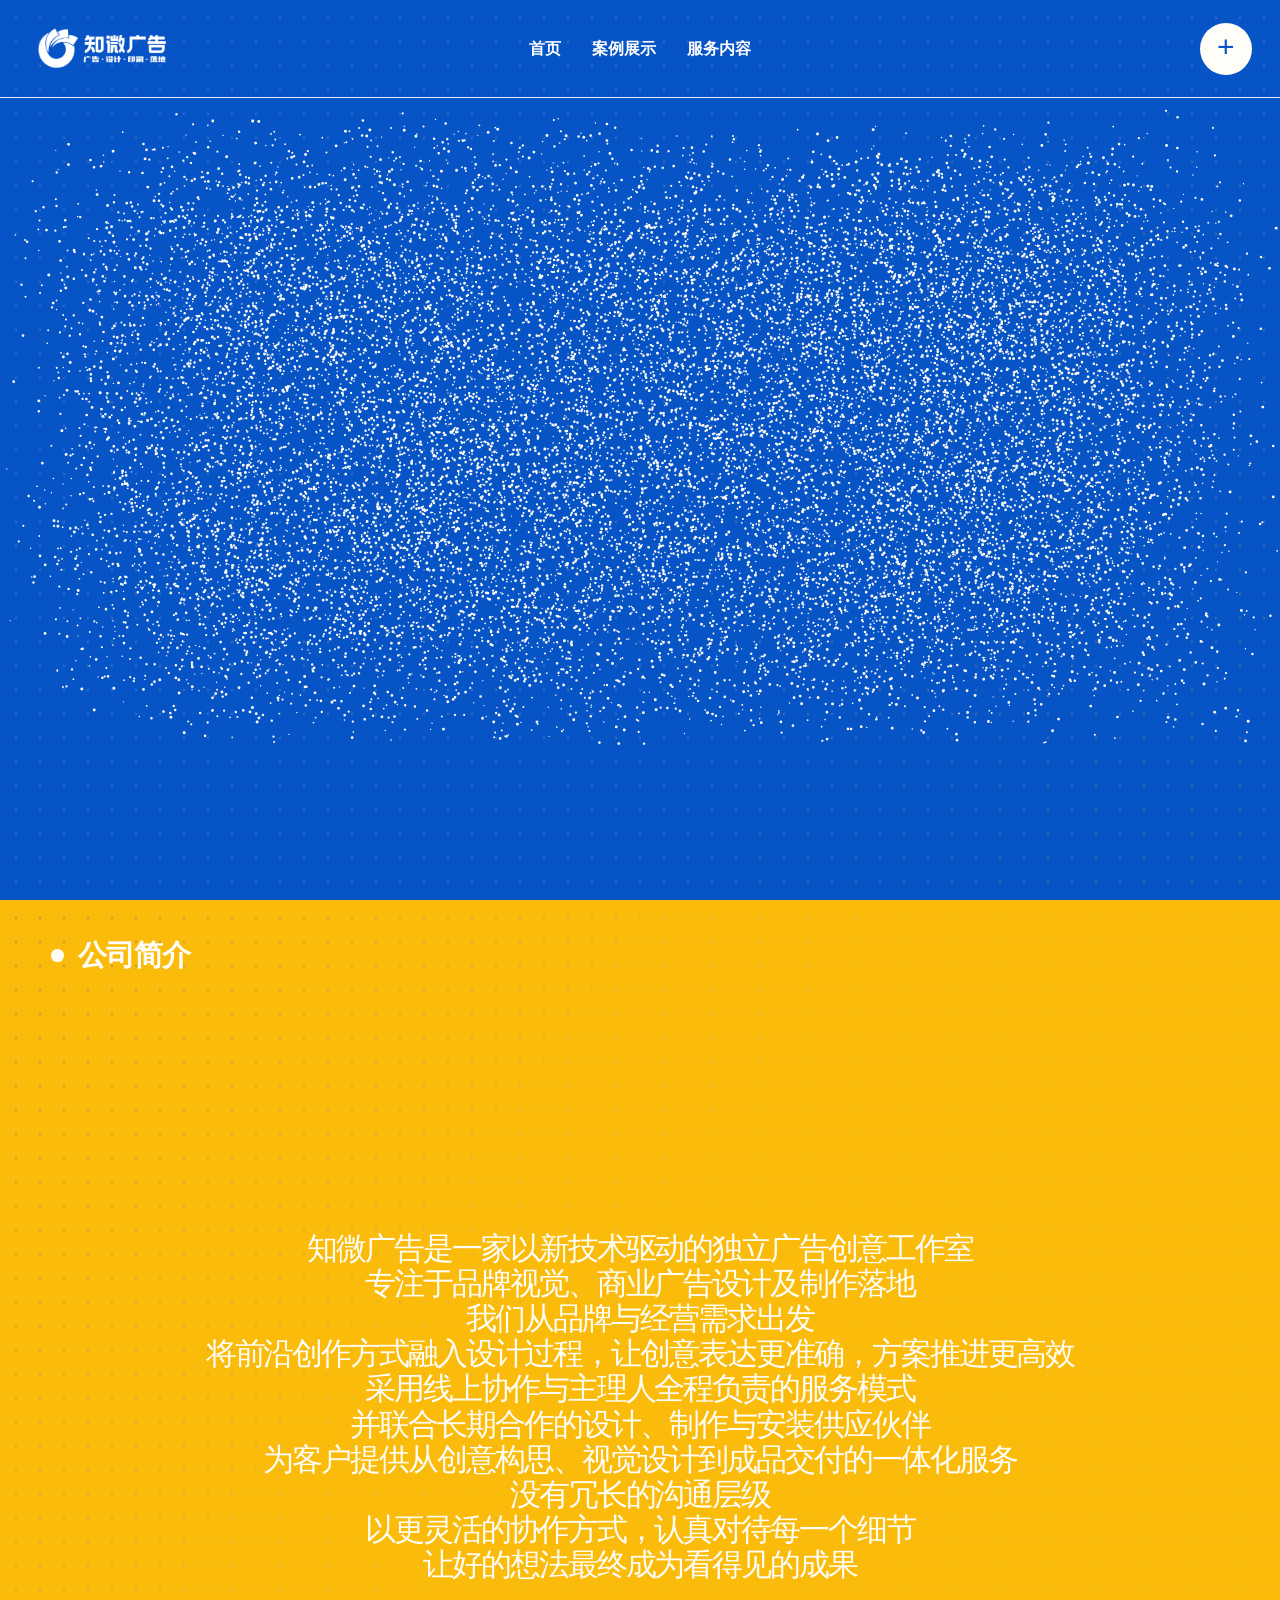
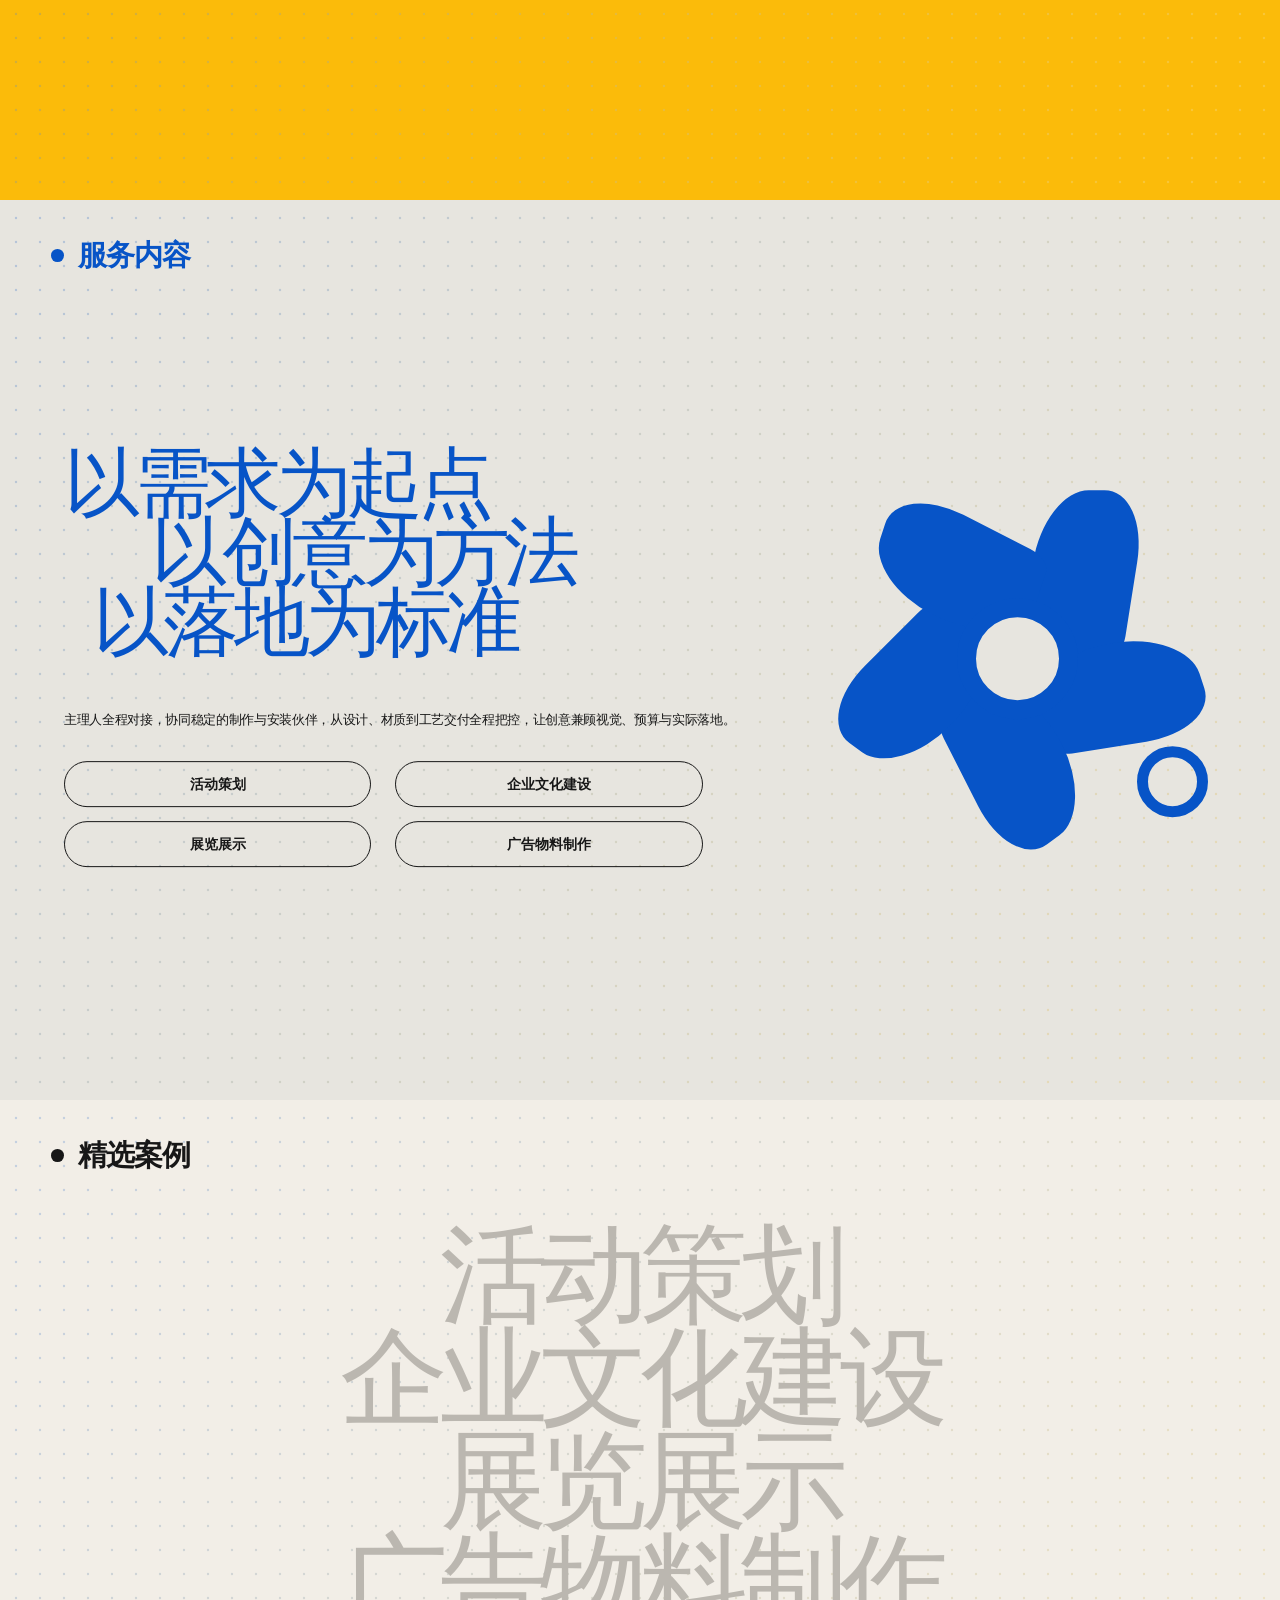
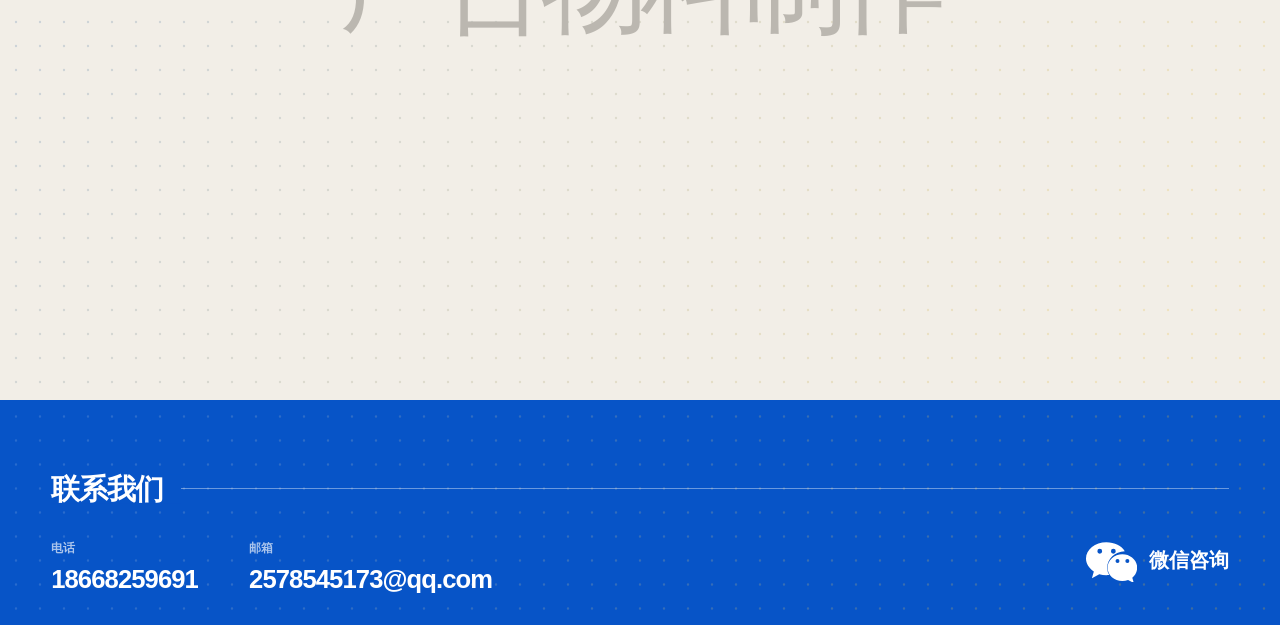
<file: index.html>
﻿<!doctype html>
<html lang="zh-CN">
<head>
  <meta charset="UTF-8">
  <meta name="viewport" content="width=device-width, initial-scale=1.0">
  <title>知微广告｜洞见细微，创意成真</title>
  <meta name="description" content="知微广告，洞见细微，创意成真。">
  <style>
    :root {
      --blue: #0754c7;
      --white: #fffdf7;
      --brand-yellow: #fbbb0a;
    }

    * {
      box-sizing: border-box;
    }

    html,
    body {
      margin: 0;
      min-width: 320px;
      background: var(--blue);
      overflow-x: clip;
    }

    body {
      color: var(--white);
      font-family: "Microsoft YaHei", "PingFang SC", Arial, sans-serif;
    }

    html {
      scroll-padding-top: 92px;
    }

    .section-dot-field {
      position: absolute;
      inset: 0;
      z-index: 0;
      width: 100%;
      height: 100%;
      pointer-events: none;
      opacity: .68;
    }

    .section-reveal {
      opacity: 0;
      translate: 0 32px;
      transition:
        opacity 700ms cubic-bezier(.22,1,.36,1),
        translate 800ms cubic-bezier(.22,1,.36,1);
      transition-delay: var(--reveal-delay, 0ms);
    }

    .section-reveal.is-visible {
      opacity: 1;
      translate: 0 0;
    }

    @media (prefers-reduced-motion: reduce) {
      .section-reveal {
        opacity: 1;
        translate: none;
        filter: none;
        transition: none;
      }
    }

    .about-heading,
    .about-copy,
    .about-mobile-copy,
    .services-heading,
    .services-content,
    .cases-heading,
    .case-menu,
    .contact-content {
      z-index: 1;
    }

    .about-heading,
    .services-heading,
    .cases-heading,
    .case-menu,
    .contact-content {
      position: relative;
    }

    .hero {
      position: relative;
      min-height: 100vh;
      min-height: 100svh;
      overflow: hidden;
      background: var(--blue);
    }

    .hero-header {
      position: relative;
      z-index: 4;
      height: 98px;
      display: flex;
      align-items: center;
      justify-content: space-between;
      padding: 0 clamp(28px, 2.2vw, 44px);
      border-bottom: 1px solid rgba(255, 255, 255, 0.88);
      transition:
        height 280ms ease,
        background-color 280ms ease,
        border-color 280ms ease,
        box-shadow 280ms ease;
    }

    .hero-header.is-fixed {
      position: fixed;
      inset: 0 0 auto;
      z-index: 1000;
      height: 82px;
      background: rgba(7, 84, 199, .68);
      border-bottom-color: rgba(255, 255, 255, .24);
      box-shadow: 0 12px 42px rgba(7, 35, 92, .18);
      -webkit-backdrop-filter: blur(18px) saturate(145%);
      backdrop-filter: blur(18px) saturate(145%);
    }

    .logo {
      width: clamp(154px, 10vw, 194px);
    }

    .logo img {
      display: block;
      width: 100%;
      filter: brightness(0) invert(1);
    }

    .menu-button {
      width: 52px;
      height: 52px;
      display: grid;
      place-items: center;
      padding: 0 0 3px;
      border: 0;
      border-radius: 50%;
      background: var(--white);
      color: var(--blue);
      font: 300 30px/1 Arial, sans-serif;
      cursor: pointer;
      transition: transform 240ms ease;
    }

    .menu-button:hover {
      transform: rotate(90deg);
    }

    .header-actions {
      position: relative;
      display: flex;
      align-items: center;
      gap: 18px;
    }

    .header-nav {
      position: absolute;
      top: 50%;
      left: 50%;
      display: flex;
      align-items: center;
      gap: clamp(18px, 2.4vw, 42px);
      opacity: 1;
      visibility: visible;
      transform: translate(-50%, -50%);
      pointer-events: auto;
    }

    .header-nav a {
      color: #fff;
      font-size: clamp(15px, 1.25vw, 21px);
      font-weight: 700;
      text-decoration: none;
      white-space: nowrap;
      transition: color 180ms ease;
    }

    .header-nav a:hover,
    .header-nav a:focus-visible {
      color: var(--yellow);
      outline: none;
    }

    .menu-button[aria-expanded="true"] { transform: rotate(135deg); }

    .slogan {
      position: absolute;
      width: 1px;
      height: 1px;
      padding: 0;
      margin: -1px;
      overflow: hidden;
      clip: rect(0, 0, 0, 0);
      white-space: nowrap;
      border: 0;
    }

    .slogan-particles {
      position: absolute;
      inset: 0;
      z-index: 2;
      display: block;
      width: 100%;
      height: 100%;
      cursor: crosshair;
      touch-action: pan-y;
    }

    .about {
      position: relative;
      min-height: 100vh;
      min-height: 100svh;
      overflow: hidden;
      padding: clamp(30px, 3.2vw, 60px) clamp(28px, 4vw, 76px);
      background: var(--brand-yellow);
      color: var(--blue);
    }

    .about-heading {
      display: flex;
      align-items: center;
      gap: 14px;
      margin: 0;
      font-size: clamp(24px, 2.25vw, 42px);
      font-weight: 700;
      line-height: 1;
      letter-spacing: -0.04em;
      color: var(--white);
    }

    .about-heading::before {
      content: "";
      width: clamp(12px, 1vw, 18px);
      aspect-ratio: 1;
      flex: 0 0 auto;
      border-radius: 50%;
      background: var(--white);
    }

    .about-copy {
      position: absolute;
      left: clamp(28px, 5.6vw, 108px);
      right: clamp(28px, 5.6vw, 108px);
      top: 50%;
      transform: translateY(-34%);
      text-align: center;
      color: var(--white);
      font-family: "Noto Sans SC", "Microsoft YaHei", "PingFang SC", sans-serif;
      font-size: clamp(27px, 2.45vw, 46px);
      font-weight: 500;
      line-height: 1.12;
      letter-spacing: -0.065em;
    }

    .about-line {
      display: block;
      width: max-content;
      max-width: 100%;
      margin: 0 auto;
      white-space: nowrap;
    }

    .about-mobile-copy { display: none; }

    .services {
      position: relative;
      min-height: 100vh;
      min-height: 100svh;
      overflow: hidden;
      padding: clamp(30px, 3.2vw, 60px) clamp(28px, 4vw, 76px);
      background: #e7e5df;
      color: var(--blue);
    }

    .services-heading {
      display: flex;
      align-items: center;
      gap: 14px;
      margin: 0;
      font-size: clamp(24px, 2.25vw, 42px);
      font-weight: 700;
      line-height: 1;
      letter-spacing: -0.04em;
    }

    .services-heading::before {
      content: "";
      width: clamp(12px, 1vw, 18px);
      aspect-ratio: 1;
      flex: 0 0 auto;
      border-radius: 50%;
      background: var(--blue);
    }

    .services-content {
      position: absolute;
      left: clamp(28px, 5vw, 96px);
      right: clamp(28px, 5vw, 96px);
      top: 50%;
      transform: translateY(-48%);
      display: grid;
      grid-template-columns: minmax(0, 1.45fr) minmax(300px, .75fr);
      gap: clamp(50px, 8vw, 150px);
      align-items: center;
    }

    .services-title {
      max-width: 1050px;
      margin: 0 0 clamp(32px, 4vw, 68px);
      color: var(--blue);
      font-size: clamp(52px, 5.9vw, 112px);
      font-weight: 500;
      line-height: .92;
      letter-spacing: -0.07em;
    }

    .services-title span {
      display: block;
      width: max-content;
      max-width: 100%;
      white-space: nowrap;
    }

    .services-title span:nth-child(2) {
      margin-left: 1.15em;
    }

    .services-title span:nth-child(3) {
      margin-left: .38em;
    }

    .services-description {
      max-width: 900px;
      margin: 0 0 clamp(24px, 2.4vw, 42px);
      color: #171717;
      font-size: clamp(12px, 1.05vw, 18px);
      font-weight: 500;
      line-height: 1.65;
      letter-spacing: -0.025em;
    }

    .service-list {
      display: grid;
      grid-template-columns: repeat(2, minmax(0, 1fr));
      gap: 14px 24px;
      width: 92.3%;
    }

    .service-item {
      display: flex;
      align-items: center;
      justify-content: center;
      min-height: 46px;
      padding: 9px 18px 10px;
      border: 1.5px solid #171717;
      border-radius: 999px;
      color: #171717;
      font-size: clamp(14px, 1.05vw, 19px);
      font-weight: 700;
      line-height: 1.2;
      white-space: nowrap;
    }

    .service-graphic {
      position: relative;
      width: min(31vw, 520px);
      aspect-ratio: 1;
      justify-self: end;
    }

    .logo-extension {
      position: absolute;
      inset: 5%;
      animation: extensionSpin 26s linear infinite;
    }

    .logo-petal {
      position: absolute;
      left: 50%;
      top: 3%;
      width: 29%;
      height: 47%;
      background: var(--blue);
      border-radius: 58% 58% 18% 78%;
      transform-origin: 0 100%;
      transform: rotate(var(--turn)) skewX(-9deg);
    }

    .logo-core {
      position: absolute;
      inset: 33%;
      border-radius: 50%;
      border: clamp(10px, 1.5vw, 24px) solid var(--blue);
      background: #e7e5df;
    }

    .logo-satellite {
      position: absolute;
      right: 2%;
      bottom: 10%;
      width: 18%;
      aspect-ratio: 1;
      border: clamp(7px, .9vw, 15px) solid var(--blue);
      border-radius: 50%;
    }

    @keyframes extensionSpin { to { transform: rotate(360deg); } }

    .cases {
      position: relative;
      min-height: 100vh;
      min-height: 100svh;
      overflow: clip;
      padding: clamp(30px, 3.2vw, 60px) clamp(28px, 4vw, 76px);
      background: #f2eee7;
      color: #171717;
    }

    .cases-heading {
      display: flex;
      align-items: center;
      gap: 14px;
      margin: 0;
      font-size: clamp(24px, 2.25vw, 42px);
      font-weight: 700;
      line-height: 1;
      letter-spacing: -0.04em;
    }

    .cases-heading::before {
      content: "";
      width: clamp(12px, 1vw, 18px);
      aspect-ratio: 1;
      flex: 0 0 auto;
      border-radius: 50%;
      background: #171717;
    }

    .case-menu {
      display: flex;
      flex-direction: column;
      margin-top: clamp(46px, 6vh, 88px);
    }

    .case-item { width: 100%; }

    .case-link {
      position: relative;
      width: 100%;
      display: grid;
      grid-template-columns: clamp(28px, 4vw, 72px) minmax(0, 1fr) clamp(28px, 4vw, 72px);
      align-items: center;
      border: 0;
      padding: clamp(4px, .7vh, 10px) 0;
      background: transparent;
      color: #bbb7b0;
      font: 500 clamp(62px, 8.4vw, 158px)/.84 "Noto Sans SC", "Microsoft YaHei", sans-serif;
      letter-spacing: -.075em;
      cursor: pointer;
      transition: color 220ms ease, transform 260ms cubic-bezier(.22,1,.36,1);
    }

    .case-link::before,
    .case-link::after {
      content: "\2193";
      color: #171717;
      font: 500 clamp(24px, 3vw, 52px)/1 Arial, sans-serif;
      letter-spacing: 0;
      opacity: 0;
      transition: opacity 220ms ease, transform 320ms cubic-bezier(.22,1,.36,1);
    }

    .case-link::before { justify-self: start; }
    .case-link::after { justify-self: end; }

    .case-link span {
      min-width: 0;
      text-align: center;
      white-space: nowrap;
    }

    .case-link:hover,
    .case-link:focus-visible,
    .case-link.active {
      color: var(--blue);
      outline: none;
    }

    .case-link:hover::before,
    .case-link:hover::after,
    .case-link:focus-visible::before,
    .case-link:focus-visible::after,
    .case-link.active::before,
    .case-link.active::after { opacity: 1; }

    .case-link.active::before { transform: rotate(180deg); }
    .case-link.active::after { transform: rotate(-180deg); }

    .case-panel {
      display: grid;
      grid-template-rows: 0fr;
      opacity: 0;
      transition: grid-template-rows 520ms cubic-bezier(.22,1,.36,1), opacity 260ms ease;
    }

    .case-item.open .case-panel {
      grid-template-rows: 1fr;
      opacity: 1;
    }

    .case-panel-inner {
      min-height: 0;
      overflow: hidden;
    }

    .case-gallery {
      display: flex;
      align-items: center;
      gap: clamp(16px, 1.8vw, 30px);
      width: 100%;
      height: clamp(300px, 38vw, 520px);
      overflow-x: auto;
      overflow-y: hidden;
      margin: clamp(18px, 2.5vw, 38px) 0 clamp(34px, 4vw, 70px);
      padding: 0 clamp(4px, 1vw, 16px) 16px;
      scrollbar-width: none;
      cursor: grab;
      overscroll-behavior-x: contain;
    }

    .case-gallery::-webkit-scrollbar { display: none; }
    .case-gallery.dragging { cursor: grabbing; }

    .case-card {
      flex: 0 0 auto;
      width: auto;
      height: auto;
      max-height: 100%;
      display: grid;
      place-items: center;
      overflow: hidden;
      padding: 0;
      background: #f2eee7;
      border-radius: clamp(10px, 1.2vw, 18px);
    }

    .case-card img {
      display: block;
      width: auto;
      height: auto;
      max-width: min(48vw, 680px);
      max-height: 100%;
      object-fit: contain;
      object-position: center center;
    }

    .case-empty {
      width: 100%;
      height: 100%;
      display: grid;
      place-items: center;
      color: #a7a39c;
      font-size: clamp(44px, 7vw, 128px);
      font-weight: 500;
      letter-spacing: -.06em;
    }

    .contact {
      position: relative;
      min-height: 25vh;
      min-height: 25svh;
      display: flex;
      align-items: flex-end;
      padding: clamp(24px, 2.4vw, 42px) clamp(28px, 4vw, 76px);
      background: var(--blue);
      color: #fff;
      overflow: visible;
    }

    .contact-heading {
      display: flex;
      align-items: center;
      gap: 14px;
      margin: 0;
      font-size: clamp(24px, 2.25vw, 42px);
      font-weight: 700;
      line-height: 1;
      letter-spacing: -.04em;
      position: absolute;
      left: 0;
      top: 0;
      z-index: 2;
      padding-right: 18px;
      background: var(--blue);
      transform: translateY(-50%);
    }

    .contact-heading::before {
      display: none;
    }

    .contact-content {
      position: relative;
      display: grid;
      grid-template-columns: minmax(0, 1fr) auto;
      align-items: end;
      gap: clamp(28px, 5vw, 90px);
      width: 100%;
      padding-top: clamp(28px, 3vw, 48px);
      border-top: 1px solid rgba(255, 255, 255, .4);
    }

    .contact-details {
      display: flex;
      flex-wrap: wrap;
      align-items: flex-end;
      gap: clamp(24px, 4vw, 76px);
    }

    .contact-item {
      display: flex;
      flex-direction: column;
      gap: 8px;
      color: #fff;
      text-decoration: none;
    }

    .contact-label {
      color: rgba(255, 255, 255, .66);
      font-size: clamp(12px, .9vw, 16px);
      font-weight: 600;
    }

    .contact-value {
      font-size: clamp(20px, 2vw, 36px);
      font-weight: 700;
      letter-spacing: -.035em;
      transition: color 180ms ease;
    }

    .contact-item:hover .contact-value,
    .contact-item:focus-visible .contact-value { color: var(--yellow); }

    .wechat-contact {
      position: relative;
      z-index: 5;
      justify-self: end;
    }

    .wechat-button {
      display: flex;
      align-items: center;
      gap: 12px;
      border: 0;
      padding: 12px 0;
      background: transparent;
      color: #fff;
      cursor: pointer;
      font: 700 clamp(18px, 1.6vw, 28px)/1 "Noto Sans SC", "Microsoft YaHei", sans-serif;
    }

    .wechat-button svg {
      width: clamp(42px, 4vw, 66px);
      height: auto;
      color: var(--yellow);
    }

    .wechat-qr {
      position: absolute;
      right: 0;
      bottom: calc(100% + 18px);
      width: min(310px, 72vw);
      padding: 12px;
      border-radius: 24px;
      background: #fff;
      box-shadow: 0 22px 70px rgba(0, 0, 0, .28);
      opacity: 0;
      visibility: hidden;
      transform: translateY(18px) scale(.96);
      transform-origin: right bottom;
      pointer-events: none;
      transition: opacity 220ms ease, transform 320ms cubic-bezier(.22,1,.36,1), visibility 0s linear 320ms;
    }

    .wechat-qr img {
      display: block;
      width: 100%;
      height: auto;
      border-radius: 14px;
    }

    .wechat-contact:hover .wechat-qr,
    .wechat-contact:focus-within .wechat-qr,
    .wechat-contact.open .wechat-qr {
      opacity: 1;
      visibility: visible;
      transform: translateY(0) scale(1);
      pointer-events: auto;
      transition-delay: 0s;
    }

    @media (max-width: 700px) {
      html { scroll-padding-top: 72px; }

      .hero-header {
        height: 76px;
        padding: 0 max(16px, env(safe-area-inset-left)) 0 max(16px, env(safe-area-inset-right));
      }

      .hero-header.is-fixed { height: 68px; }

      .logo {
        width: clamp(116px, 34vw, 138px);
      }

      .menu-button {
        width: 42px;
        height: 42px;
        font-size: 26px;
      }

      .header-nav {
        position: absolute;
        top: calc(100% + 16px);
        right: 20px;
        left: auto;
        flex-direction: column;
        align-items: flex-end;
        gap: 0;
        min-width: 148px;
        padding: 8px;
        border-radius: 16px;
        background: rgba(255, 255, 255, .96);
        box-shadow: 0 16px 44px rgba(0, 0, 0, .16);
        opacity: 0;
        visibility: hidden;
        transform: translateY(-8px) scale(.96);
        transform-origin: right top;
        pointer-events: none;
        transition: opacity 220ms ease, transform 320ms cubic-bezier(.22,1,.36,1), visibility 0s linear 320ms;
      }

      .header-nav a {
        width: 100%;
        padding: 12px 14px;
        color: var(--blue);
        font-size: 16px;
        text-align: right;
      }

      .header-nav.open {
        opacity: 1;
        visibility: visible;
        transform: translateY(0) scale(1);
        pointer-events: auto;
        transition-delay: 0s;
      }

      .about {
        min-height: 100svh;
        padding: 26px 18px 38px;
        overflow: visible;
      }

      .about-heading {
        gap: 10px;
        font-size: 24px;
      }

      .about-heading::before { width: 11px; }

      .about-copy {
        display: none;
      }

      .about-mobile-copy {
        display: block;
        margin: clamp(68px, 10vh, 92px) 0 0;
        color: #fff;
        font-size: clamp(16px, 4.45vw, 18px);
        font-weight: 500;
        line-height: 1.85;
        letter-spacing: -.025em;
        text-align: justify;
        text-justify: inter-ideograph;
      }

      .about-mobile-copy p {
        margin: 0;
      }

      .about-mobile-copy p + p {
        margin-top: 18px;
      }

      .services {
        min-height: 100svh;
        padding: 26px 18px 38px;
        overflow: visible;
      }

      .services-heading {
        gap: 10px;
        font-size: 24px;
      }

      .services-heading::before { width: 11px; }

      .services-content {
        position: relative;
        left: auto;
        right: auto;
        top: auto;
        transform: none;
        display: flex;
        flex-direction: column;
        gap: 28px;
        margin-top: clamp(70px, 10vh, 92px);
      }

      .services-title {
        margin-bottom: 22px;
        font-size: clamp(38px, 10.8vw, 48px);
        line-height: 1;
      }

      .services-title span:nth-child(2) { margin-left: .58em; }
      .services-title span:nth-child(3) { margin-left: .16em; }

      .services-description {
        margin-bottom: 22px;
        font-size: 13px;
        line-height: 1.65;
      }

      .service-list {
        width: 100%;
        gap: 9px 10px;
      }

      .service-item {
        min-height: 38px;
        padding: 7px 10px 8px;
        border-width: 1px;
        font-size: 13px;
        white-space: normal;
      }

      .service-graphic {
        width: min(54vw, 210px);
        align-self: flex-end;
      }

      .cases {
        min-height: 100svh;
        padding: 26px 18px 38px;
      }

      .cases-heading {
        gap: 10px;
        font-size: 24px;
      }

      .cases-heading::before { width: 11px; }

      .case-menu {
        margin-top: clamp(54px, 8vh, 72px);
      }

      .case-link {
        grid-template-columns: 24px minmax(0, 1fr) 24px;
        padding: 10px 0;
        font-size: clamp(38px, 11vw, 48px);
        line-height: .94;
      }

      .case-item:nth-child(5) .case-link { font-size: clamp(29px, 8.3vw, 34px); }

      .case-gallery {
        height: clamp(230px, 68vw, 340px);
        gap: 16px;
        margin: 18px 0 34px;
        padding: 0 0 12px;
      }

      .case-card {
        flex: 0 0 auto;
        padding: 0;
      }

      .case-card img { max-width: min(82vw, 320px); }

      .case-empty { font-size: 44px; }

      .contact {
        min-height: 25svh;
        padding: 22px 18px 24px;
      }

      .contact-heading {
        gap: 10px;
        font-size: 24px;
      }

      .contact-heading::before { width: 11px; }

      .contact-content {
        grid-template-columns: minmax(0, 1fr) auto;
        gap: 12px;
        padding-top: 30px;
      }

      .contact-details {
        display: grid;
        grid-template-columns: auto minmax(0, 1fr);
        align-items: end;
        gap: 12px;
      }

      .contact-heading {
        left: 0;
        top: 0;
      }

      .contact-label { font-size: 10px; }
      .contact-value { font-size: clamp(13px, 3.8vw, 16px); }

      .wechat-contact { justify-self: end; }

      .wechat-button { padding: 6px 0; }
      .wechat-button span { display: none; }
      .wechat-button svg { width: 42px; }

      .wechat-qr {
        right: 0;
        left: auto;
        width: min(260px, calc(100vw - 36px));
        transform-origin: right bottom;
      }
    }

    @media (max-width: 370px) {
      .about-mobile-copy { font-size: 15.5px; }
      .services-title { font-size: 37px; }
      .service-item { font-size: 12px; }
      .case-link { font-size: 37px; }
      .contact-value { font-size: 13px; }
    }
  </style>
</head>
<body>
  <main class="hero" id="home">
    <header class="hero-header">
      <a class="logo" href="./" aria-label="知微广告首页">
        <img src="assets/logo-transparent.png" alt="知微广告">
      </a>
      <nav class="header-nav" id="headerNav" aria-label="主导航">
        <a href="#home">首页</a>
        <a href="#cases">案例展示</a>
        <a href="#services">服务内容</a>
      </nav>
      <div class="header-actions" id="headerActions">
        <button class="menu-button" id="menuButton" type="button" aria-label="打开菜单" aria-expanded="false" aria-controls="headerNav" onclick="event.stopPropagation(); const nav = document.getElementById('headerNav'); const isOpen = nav.classList.toggle('open'); this.setAttribute('aria-expanded', String(isOpen)); this.setAttribute('aria-label', isOpen ? '关闭菜单' : '打开菜单');">+</button>
      </div>
    </header>

    <h1 class="slogan">洞见细微，创意成真</h1>
    <canvas class="slogan-particles" id="sloganParticles" aria-hidden="true"></canvas>
  </main>
  <section class="about" id="about" aria-labelledby="about-title">
    <h2 class="about-heading" id="about-title">公司简介</h2>
    <div class="about-copy">
      <span class="about-line">知微广告是一家以新技术驱动的独立广告创意工作室</span>
      <span class="about-line">专注于品牌视觉、商业广告设计及制作落地</span>
      <span class="about-line">我们从品牌与经营需求出发</span>
      <span class="about-line">将前沿创作方式融入设计过程，让创意表达更准确，方案推进更高效</span>
      <span class="about-line">采用线上协作与主理人全程负责的服务模式</span>
      <span class="about-line">并联合长期合作的设计、制作与安装供应伙伴</span>
      <span class="about-line">为客户提供从创意构思、视觉设计到成品交付的一体化服务</span>
      <span class="about-line">没有冗长的沟通层级</span>
      <span class="about-line">以更灵活的协作方式，认真对待每一个细节</span>
      <span class="about-line">让好的想法最终成为看得见的成果</span>
    </div>
    <div class="about-mobile-copy">
      <p>知微广告是一家以新技术驱动的独立广告创意工作室，专注于品牌视觉、商业广告设计及制作落地。我们从品牌与经营需求出发，将前沿创作方式融入设计过程，让创意表达更准确，方案推进更高效。</p>
      <p>采用线上协作与主理人全程负责的服务模式，并联合长期合作的设计、制作与安装供应伙伴，为客户提供从创意构思、视觉设计到成品交付的一体化服务。以更灵活的协作方式认真对待每一个细节，让好的想法最终成为看得见的成果。</p>
    </div>
  </section>
  <section class="services" id="services" aria-labelledby="services-heading">
    <h2 class="services-heading" id="services-heading">服务内容</h2>
    <div class="services-content">
      <div class="services-copy">
        <p class="services-title"><span>以需求为起点</span><span>以创意为方法</span><span>以落地为标准</span></p>
        <p class="services-description">主理人全程对接，协同稳定的制作与安装伙伴，从设计、材质到工艺交付全程把控，让创意兼顾视觉、预算与实际落地。</p>
        <div class="service-list" aria-label="业务内容">
          <span class="service-item">活动策划</span>
          <span class="service-item">企业文化建设</span>
          <span class="service-item">展览展示</span>
          <span class="service-item">广告物料制作</span>
        </div>
      </div>
      <div class="service-graphic" aria-hidden="true">
        <div class="logo-extension">
          <span class="logo-petal" style="--turn:0deg"></span>
          <span class="logo-petal" style="--turn:72deg"></span>
          <span class="logo-petal" style="--turn:144deg"></span>
          <span class="logo-petal" style="--turn:216deg"></span>
          <span class="logo-petal" style="--turn:288deg"></span>
          <span class="logo-core"></span>
        </div>
        <span class="logo-satellite"></span>
      </div>
    </div>
  </section>
  <section class="cases" id="cases" aria-labelledby="cases-heading">
    <h2 class="cases-heading" id="cases-heading">精选案例</h2>
    <nav class="case-menu" aria-label="精选案例分类">
      <div class="case-item">
        <button class="case-link" type="button" data-case-category="活动策划" aria-expanded="false" onclick="selectCaseCategory(this)"><span>活动策划</span></button>
        <div class="case-panel"><div class="case-panel-inner"><div class="case-gallery" tabindex="0" aria-live="polite"></div></div></div>
      </div>
      <div class="case-item">
        <button class="case-link" type="button" data-case-category="企业文化建设" aria-expanded="false" onclick="selectCaseCategory(this)"><span>企业文化建设</span></button>
        <div class="case-panel"><div class="case-panel-inner"><div class="case-gallery" tabindex="0" aria-live="polite"></div></div></div>
      </div>
      <div class="case-item">
        <button class="case-link" type="button" data-case-category="展览展示" aria-expanded="false" onclick="selectCaseCategory(this)"><span>展览展示</span></button>
        <div class="case-panel"><div class="case-panel-inner"><div class="case-gallery" tabindex="0" aria-live="polite"></div></div></div>
      </div>
      <div class="case-item">
        <button class="case-link" type="button" data-case-category="广告物料制作" aria-expanded="false" onclick="selectCaseCategory(this)"><span>广告物料制作</span></button>
        <div class="case-panel"><div class="case-panel-inner"><div class="case-gallery" tabindex="0" aria-live="polite"></div></div></div>
      </div>
    </nav>
  </section>
  <section class="contact" id="contact" aria-labelledby="contact-heading">
    <div class="contact-content">
      <h2 class="contact-heading" id="contact-heading">联系我们</h2>
      <div class="contact-details">
        <a class="contact-item" href="tel:18668259691">
          <span class="contact-label">电话</span>
          <span class="contact-value">18668259691</span>
        </a>
        <a class="contact-item" href="mailto:2578545173@qq.com">
          <span class="contact-label">邮箱</span>
          <span class="contact-value">2578545173@qq.com</span>
        </a>
      </div>
      <div class="wechat-contact" id="wechatContact">
        <button class="wechat-button" id="wechatButton" type="button" aria-label="微信咨询" aria-expanded="false" aria-controls="wechatQr">
          <svg viewBox="0 0 64 54" aria-hidden="true">
            <path fill="currentColor" d="M25.5 4C11.4 4 0 13.2 0 24.5c0 6.5 3.8 12.3 9.8 16.1L7.4 49l9.2-4.8c2.8.7 5.8 1.1 8.9 1.1 1.2 0 2.4-.1 3.6-.2a18 18 0 0 1-2.6-9.3c0-11 9.7-20 22-20.5C44.7 8.6 35.8 4 25.5 4Zm-8.3 14.3a3 3 0 1 1 0-6 3 3 0 0 1 0 6Zm17 0a3 3 0 1 1 0-6 3 3 0 0 1 0 6Z"/>
            <path fill="currentColor" d="M64 35.8c0-9.2-8.3-16.7-18.5-16.7S27 26.6 27 35.8s8.3 16.7 18.5 16.7c2.5 0 4.9-.4 7.1-1.2l7.2 3.7-1.9-6.5C61.7 45.4 64 40.8 64 35.8ZM39.4 30a2.5 2.5 0 1 1 0-5 2.5 2.5 0 0 1 0 5Zm12.3 0a2.5 2.5 0 1 1 0-5 2.5 2.5 0 0 1 0 5Z"/>
          </svg>
          <span>微信咨询</span>
        </button>
        <div class="wechat-qr" id="wechatQr" role="dialog" aria-label="微信二维码">
          <img src="assets/wechat-qr.jpg" alt="阿蔡微信二维码">
        </div>
      </div>
    </div>
  </section>
  <script src="assets/cases-data.js?v=20260614-ad-material"></script>
  <script src="assets/dot-field.js?v=mobile-20260614"></script>
  <script src="assets/reveal.js?v=mobile-20260614-2"></script>
  <script>
    const caseData = window.ZHIWEI_CASES || {};
    const headerActions = document.getElementById("headerActions");
    const menuButton = document.getElementById("menuButton");
    const headerNav = document.getElementById("headerNav");
    const heroHeader = document.querySelector(".hero-header");
    const heroSection = document.querySelector(".hero");
    let headerScrollFrame = 0;

    function updateFixedHeader() {
      const initialHeaderHeight = matchMedia("(max-width: 700px)").matches ? 76 : 98;
      const shouldFix = scrollY >= heroSection.offsetHeight - initialHeaderHeight;
      heroHeader.classList.toggle("is-fixed", shouldFix);
      if (!shouldFix) closeHeaderMenu();
      headerScrollFrame = 0;
    }

    window.addEventListener("scroll", () => {
      if (!headerScrollFrame) headerScrollFrame = requestAnimationFrame(updateFixedHeader);
    }, { passive: true });

    window.addEventListener("resize", updateFixedHeader);

    function syncFixedHeaderAfterNavigation() {
      requestAnimationFrame(updateFixedHeader);
      setTimeout(updateFixedHeader, 350);
      setTimeout(updateFixedHeader, 900);
    }

    window.addEventListener("load", syncFixedHeaderAfterNavigation);
    window.addEventListener("hashchange", syncFixedHeaderAfterNavigation);

    function closeHeaderMenu() {
      headerNav.classList.remove("open");
      menuButton.setAttribute("aria-expanded", "false");
      menuButton.setAttribute("aria-label", "打开菜单");
    }

    headerNav.addEventListener("click", closeHeaderMenu);
    document.addEventListener("click", event => {
      if (!headerActions.contains(event.target) && !headerNav.contains(event.target)) closeHeaderMenu();
    });

    document.addEventListener("keydown", event => {
      if (event.key === "Escape") closeHeaderMenu();
    });
    updateFixedHeader();
    const caseButtons = [...document.querySelectorAll("[data-case-category]")];
    let activeGallery = null;
    let galleryScrollTarget = 0;
    let galleryScrollFrame = 0;

    function animateGalleryScroll() {
      if (!activeGallery) {
        galleryScrollFrame = 0;
        return;
      }
      const distance = galleryScrollTarget - activeGallery.scrollLeft;
      activeGallery.scrollLeft += distance * .16;
      if (Math.abs(distance) > .5) {
        galleryScrollFrame = requestAnimationFrame(animateGalleryScroll);
      } else {
        activeGallery.scrollLeft = galleryScrollTarget;
        galleryScrollFrame = 0;
      }
    }

    function renderCases(button) {
      const category = button.dataset.caseCategory;
      const gallery = button.closest(".case-item").querySelector(".case-gallery");
      const images = caseData[category] || [];
      if (!images.length) {
        gallery.innerHTML = '<div class="case-empty">暂无案例</div>';
        gallery.scrollLeft = 0;
        activeGallery = gallery;
        galleryScrollTarget = 0;
        return;
      }
      gallery.innerHTML = images.map((src, index) =>
        `<figure class="case-card"><img src="${src}" alt="${category}案例 ${index + 1}" loading="${index < 3 ? "eager" : "lazy"}"></figure>`
      ).join("");
      gallery.scrollLeft = 0;
      activeGallery = gallery;
      galleryScrollTarget = 0;
    }

    function selectCaseCategory(button) {
      const selectedItem = button.closest(".case-item");
      const wasOpen = selectedItem.classList.contains("open");
      document.querySelectorAll(".case-item.open").forEach(item => item.classList.remove("open"));
      caseButtons.forEach(item => {
        item.classList.remove("active");
        item.setAttribute("aria-expanded", "false");
      });
      if (wasOpen) {
        activeGallery = null;
        cancelAnimationFrame(galleryScrollFrame);
        galleryScrollFrame = 0;
        return;
      }
      button.classList.add("active");
      button.setAttribute("aria-expanded", "true");
      selectedItem.classList.add("open");
      renderCases(button);
      requestAnimationFrame(() => {
        button.scrollIntoView({ behavior: "smooth", block: "start" });
      });
    }

    window.addEventListener("wheel", event => {
      if (!activeGallery) return;
      const rect = activeGallery.getBoundingClientRect();
      if (rect.bottom <= 0 || rect.top >= innerHeight) return;
      const rawDelta = Math.abs(event.deltaY) >= Math.abs(event.deltaX) ? event.deltaY : event.deltaX;
      const delta = rawDelta * (event.deltaMode === 1 ? 18 : event.deltaMode === 2 ? innerHeight : 1);
      const maxScroll = activeGallery.scrollWidth - activeGallery.clientWidth;
      const canMoveForward = delta > 0 && galleryScrollTarget < maxScroll - 2;
      const canMoveBackward = delta < 0 && galleryScrollTarget > 2;
      if (!canMoveForward && !canMoveBackward) return;
      event.preventDefault();
      event.stopPropagation();
      galleryScrollTarget = Math.max(0, Math.min(maxScroll, galleryScrollTarget + delta * 1.05));
      if (!galleryScrollFrame) galleryScrollFrame = requestAnimationFrame(animateGalleryScroll);
    }, { capture: true, passive: false });

    const initialCaseCategory = new URLSearchParams(location.search).get("case");
    const initialCaseButton = caseButtons.find(button => button.dataset.caseCategory === initialCaseCategory);
    if (initialCaseButton) selectCaseCategory(initialCaseButton);

    let dragging = false;
    let dragStart = 0;
    let scrollStart = 0;
    let draggedGallery = null;

    document.addEventListener("pointerdown", event => {
      const gallery = event.target.closest(".case-gallery");
      if (!gallery) return;
      dragging = true;
      draggedGallery = gallery;
      cancelAnimationFrame(galleryScrollFrame);
      galleryScrollFrame = 0;
      dragStart = event.clientX;
      scrollStart = gallery.scrollLeft;
      gallery.classList.add("dragging");
      gallery.setPointerCapture(event.pointerId);
    });

    document.addEventListener("pointermove", event => {
      if (dragging && draggedGallery) draggedGallery.scrollLeft = scrollStart - (event.clientX - dragStart);
    });

    function stopCaseDrag() {
      dragging = false;
      if (draggedGallery) {
        draggedGallery.classList.remove("dragging");
        galleryScrollTarget = draggedGallery.scrollLeft;
      }
      draggedGallery = null;
    }

    document.addEventListener("pointerup", stopCaseDrag);
    document.addEventListener("pointercancel", stopCaseDrag);

    const wechatContact = document.getElementById("wechatContact");
    const wechatButton = document.getElementById("wechatButton");

    wechatButton.addEventListener("click", event => {
      event.stopPropagation();
      const isOpen = wechatContact.classList.toggle("open");
      wechatButton.setAttribute("aria-expanded", String(isOpen));
    });

    document.addEventListener("click", event => {
      if (wechatContact.contains(event.target)) return;
      wechatContact.classList.remove("open");
      wechatButton.setAttribute("aria-expanded", "false");
    });

    document.addEventListener("keydown", event => {
      if (event.key !== "Escape") return;
      wechatContact.classList.remove("open");
      wechatButton.setAttribute("aria-expanded", "false");
      wechatButton.focus();
    });

    const particleCanvas = document.getElementById("sloganParticles");
    const particleContext = particleCanvas.getContext("2d");
    const particlePointer = {
      x: -9999,
      y: -9999,
      previousX: -9999,
      previousY: -9999,
      vx: 0,
      vy: 0,
      speed: 0,
      active: false,
      lastMove: 0
    };
    let sloganParticles = [];
    let particleResizeTimer = 0;
    let sloganParticleFrameTime = 0;

    function createSloganParticles() {
      const width = particleCanvas.clientWidth;
      const height = particleCanvas.clientHeight;
      const ratio = width < 700
        ? Math.min(devicePixelRatio || 1, 1.5)
        : Math.min(devicePixelRatio || 1, 2);
      particleCanvas.width = Math.round(width * ratio);
      particleCanvas.height = Math.round(height * ratio);
      particleContext.setTransform(ratio, 0, 0, ratio, 0, 0);

      const buffer = document.createElement("canvas");
      buffer.width = width;
      buffer.height = height;
      const bufferContext = buffer.getContext("2d", { willReadFrequently: true });
      const fontSize = Math.min(width * (width < 700 ? .22 : .16), height * .25);
      const lineGap = fontSize * .88;
      bufferContext.textAlign = "center";
      bufferContext.textBaseline = "middle";
      bufferContext.font = `900 ${fontSize}px "Microsoft YaHei", "PingFang SC", sans-serif`;
      bufferContext.fillStyle = "#fffdf7";
      bufferContext.fillText("洞见细微", width / 2, height / 2 - lineGap / 2);
      bufferContext.fillText("创意成真", width / 2, height / 2 + lineGap / 2);

      const pixels = bufferContext.getImageData(0, 0, width, height).data;
      const isMobile = width < 700;
      const step = isMobile ? 4 : 3;
      const nextParticles = [];
      for (let y = 0; y < height; y += step) {
        for (let x = 0; x < width; x += step) {
          const offset = (y * width + x) * 4;
          if (pixels[offset + 3] < 90) continue;
          const previous = sloganParticles[nextParticles.length];
          const jitter = step * .72;
          nextParticles.push({
            x: previous?.x ?? width / 2 + (Math.random() - .5) * width * .8,
            y: previous?.y ?? height / 2 + (Math.random() - .5) * height * .7,
            tx: x + (Math.random() - .5) * jitter,
            ty: y + (Math.random() - .5) * jitter,
            vx: previous?.vx ?? 0,
            vy: previous?.vy ?? 0,
            size: isMobile ? .8 + Math.random() * .8 : .65 + Math.random() * .85,
            drift: Math.random() - .5,
            recoverAt: 0
          });
        }
      }
      sloganParticles = nextParticles;
      particleCanvas.dataset.particleCount = String(sloganParticles.length);
    }

    function positionParticlePointer(event, resetVelocity = false) {
      const rect = particleCanvas.getBoundingClientRect();
      const x = event.clientX - rect.left;
      const y = event.clientY - rect.top;
      const isInside = x >= 0 && x <= rect.width && y >= 0 && y <= rect.height;
      if (!isInside) {
        particlePointer.active = false;
        particleCanvas.dataset.interacting = "false";
        return;
      }
      if (resetVelocity || particlePointer.previousX < -1000) {
        particlePointer.previousX = x;
        particlePointer.previousY = y;
      }
      const dx = x - particlePointer.previousX;
      const dy = y - particlePointer.previousY;
      particlePointer.vx += (dx - particlePointer.vx) * .72;
      particlePointer.vy += (dy - particlePointer.vy) * .72;
      particlePointer.speed += (Math.hypot(dx, dy) - particlePointer.speed) * .72;
      particlePointer.x = x;
      particlePointer.y = y;
      particlePointer.previousX = x;
      particlePointer.previousY = y;
      particlePointer.active = true;
      particlePointer.lastMove = performance.now();
      particleCanvas.dataset.interacting = "true";
    }

    window.addEventListener("pointermove", event => positionParticlePointer(event), { passive: true });
    window.addEventListener("pointerout", event => {
      if (event.relatedTarget) return;
      particlePointer.active = false;
      particleCanvas.dataset.interacting = "false";
    });

    let sloganAnimating = true;

    function animateSloganParticles(time = 0) {
      if (!sloganAnimating) {
        requestAnimationFrame(animateSloganParticles);
        return;
      }
      const width = particleCanvas.clientWidth;
      const height = particleCanvas.clientHeight;
      if (width < 700 && time - sloganParticleFrameTime < 30) {
        requestAnimationFrame(animateSloganParticles);
        return;
      }
      sloganParticleFrameTime = time;
      const now = performance.now();
      const moving = particlePointer.active && particlePointer.speed > .18 && now - particlePointer.lastMove < 120;
      particleContext.clearRect(0, 0, width, height);
      const radius = Math.min(280, Math.max(130, width * .17) + particlePointer.speed * 2);

      particleCanvas.dataset.motion = moving
        ? "mixing"
        : now - particlePointer.lastMove < 1700
          ? "drifting"
          : now - particlePointer.lastMove < 7000
            ? "recovering"
            : "resting";

      sloganParticles.forEach(particle => {
        if (moving) {
          const dx = particle.x - particlePointer.x;
          const dy = particle.y - particlePointer.y;
          const distance = Math.hypot(dx, dy) || 1;
          if (distance < radius) {
            const influence = Math.pow(1 - distance / radius, 2);
            const speed = Math.min(particlePointer.speed, 36);
            const turn = particlePointer.vx * dy - particlePointer.vy * dx >= 0 ? 1 : -1;
            const flowStrength = width < 700 ? .12 : .2;
            const swirlStrength = width < 700 ? .05 : .075;
            particle.vx += particlePointer.vx * flowStrength * influence;
            particle.vy += particlePointer.vy * flowStrength * influence;
            particle.vx += -dy / distance * speed * swirlStrength * influence * turn;
            particle.vy += dx / distance * speed * swirlStrength * influence * turn;
            particle.vx += dx / distance * speed * .025 * influence;
            particle.vy += dy / distance * speed * .025 * influence;
            particle.recoverAt = now + 650 + Math.random() * 1100;
          }
        }

        if (now >= particle.recoverAt) {
          const recoveryTime = Math.max(0, now - particle.recoverAt);
          const spring = Math.min(.032, .0035 + recoveryTime * .000007);
          const friction = recoveryTime < 2600 ? .945 : .89;
          particle.vx += (particle.tx - particle.x) * spring;
          particle.vy += (particle.ty - particle.y) * spring;
          particle.vx *= friction;
          particle.vy *= friction;
        } else {
          particle.vx *= .97;
          particle.vy *= .97;
        }
        particle.x += particle.vx;
        particle.y += particle.vy;
      });

      particlePointer.vx *= .9;
      particlePointer.vy *= .9;
      particlePointer.speed *= .9;

      particleContext.fillStyle = "#fffdf7";
      particleContext.beginPath();
      sloganParticles.forEach(particle => {
        particleContext.moveTo(particle.x + particle.size, particle.y);
        particleContext.arc(particle.x, particle.y, particle.size, 0, Math.PI * 2);
      });
      particleContext.fill();
      requestAnimationFrame(animateSloganParticles);
    }

    window.addEventListener("resize", () => {
      clearTimeout(particleResizeTimer);
      particleResizeTimer = setTimeout(createSloganParticles, 160);
    });

    createSloganParticles();
    requestAnimationFrame(animateSloganParticles);

    const particleObserver = new IntersectionObserver(entries => {
      sloganAnimating = entries[0].isIntersecting;
    }, { threshold: 0 });
    particleObserver.observe(particleCanvas);
  </script>
</body>
</html>
</file>
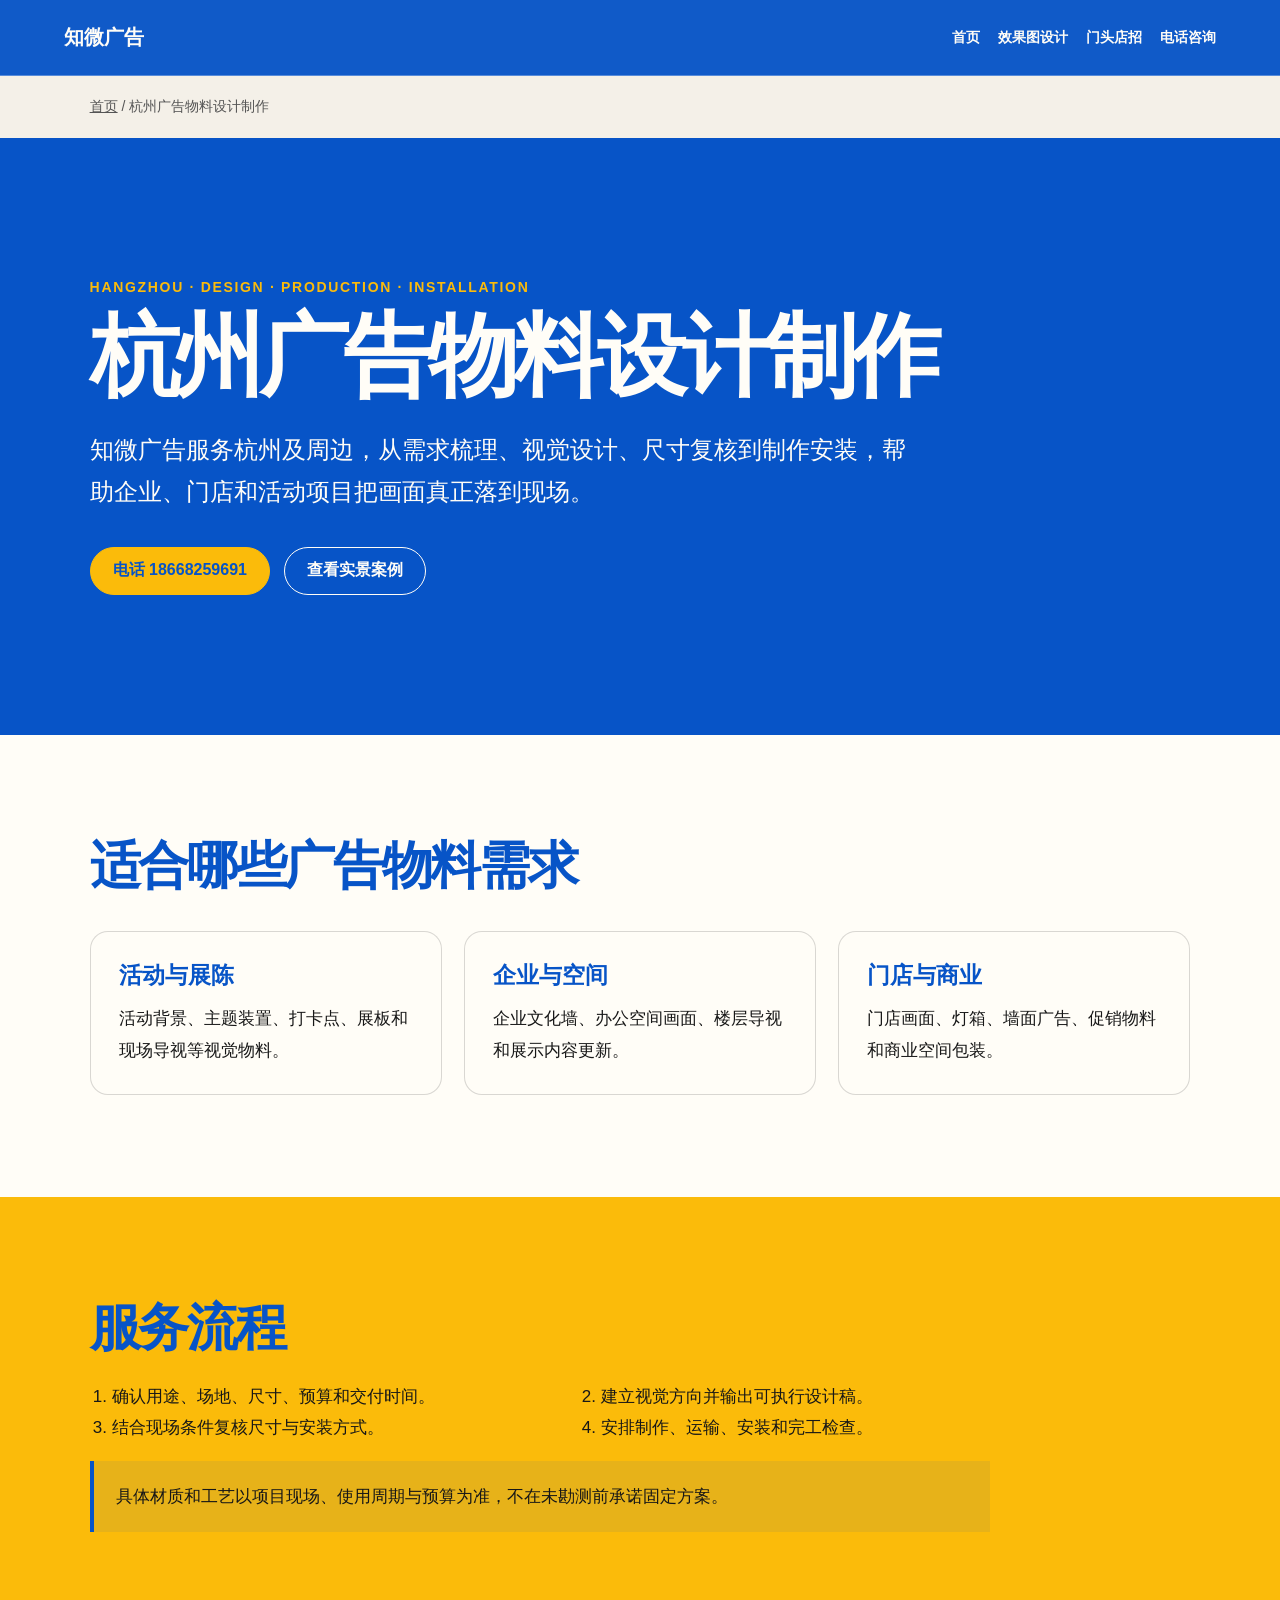
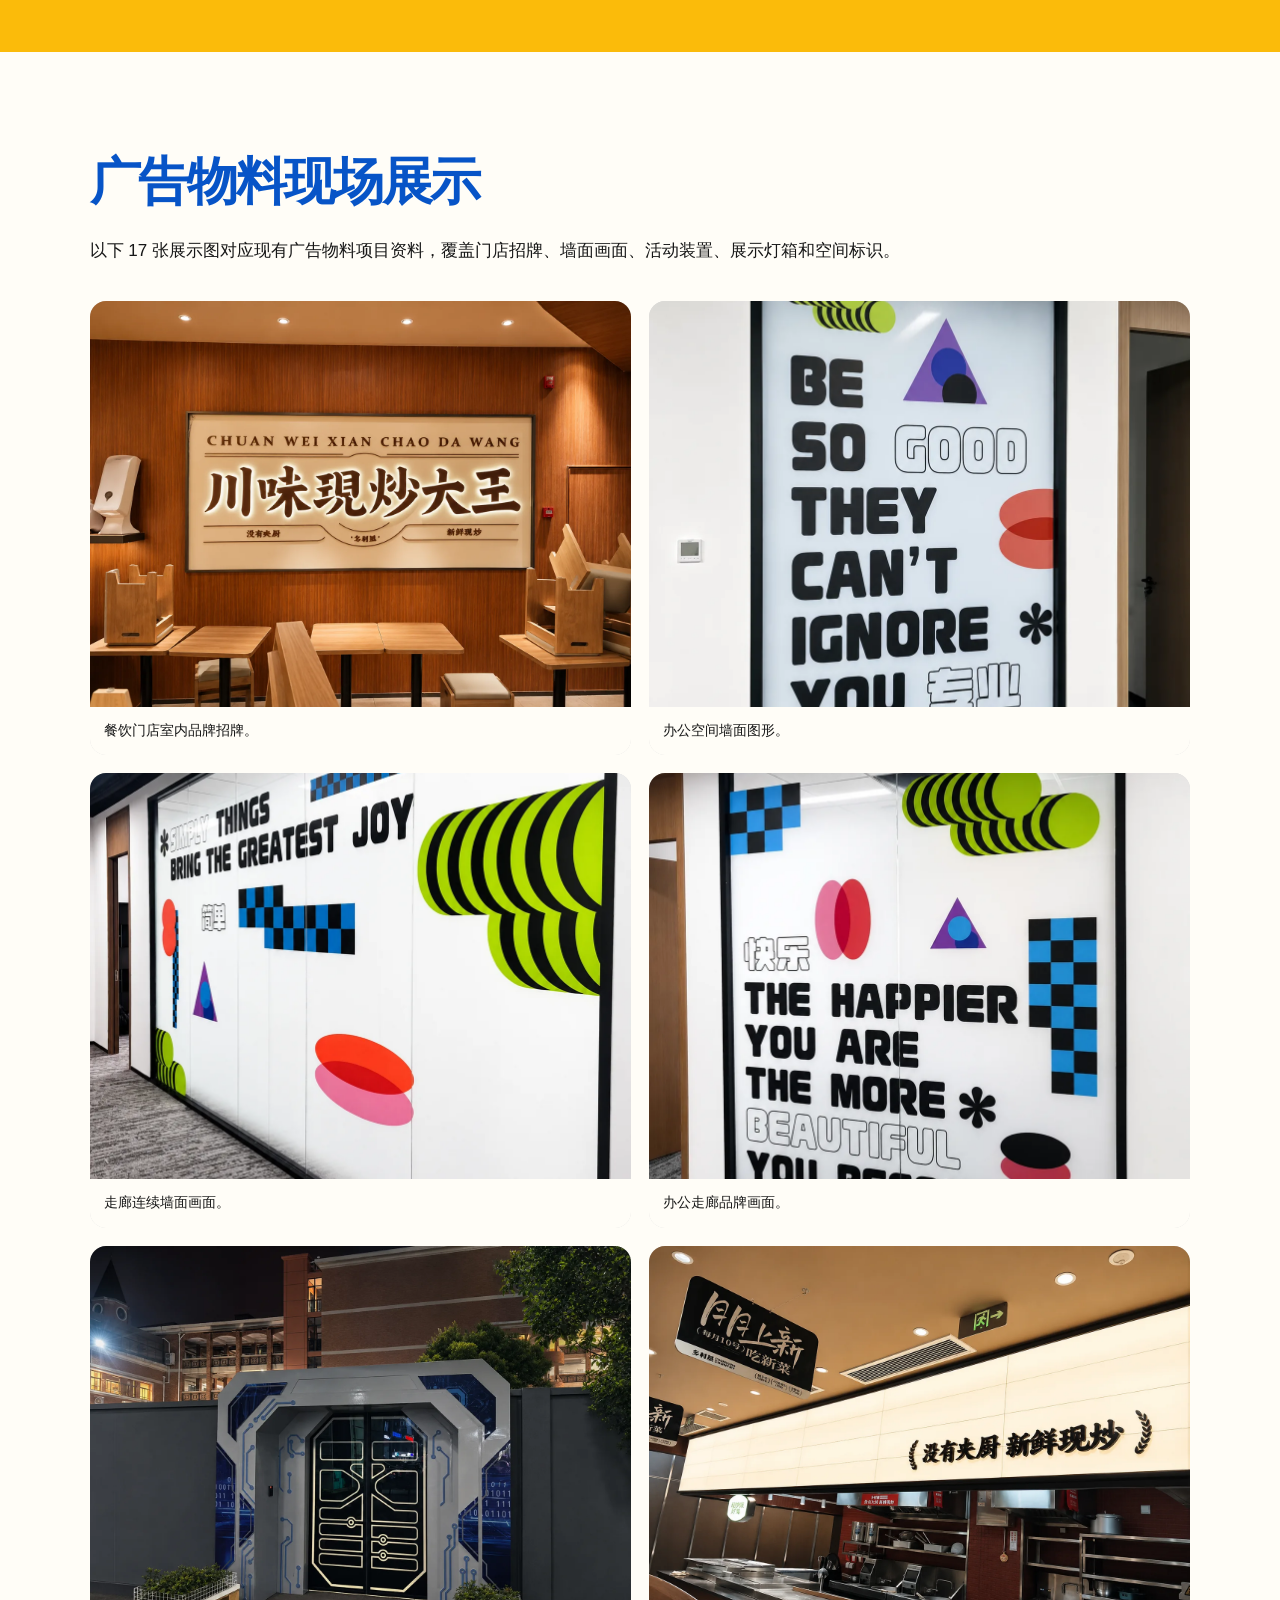
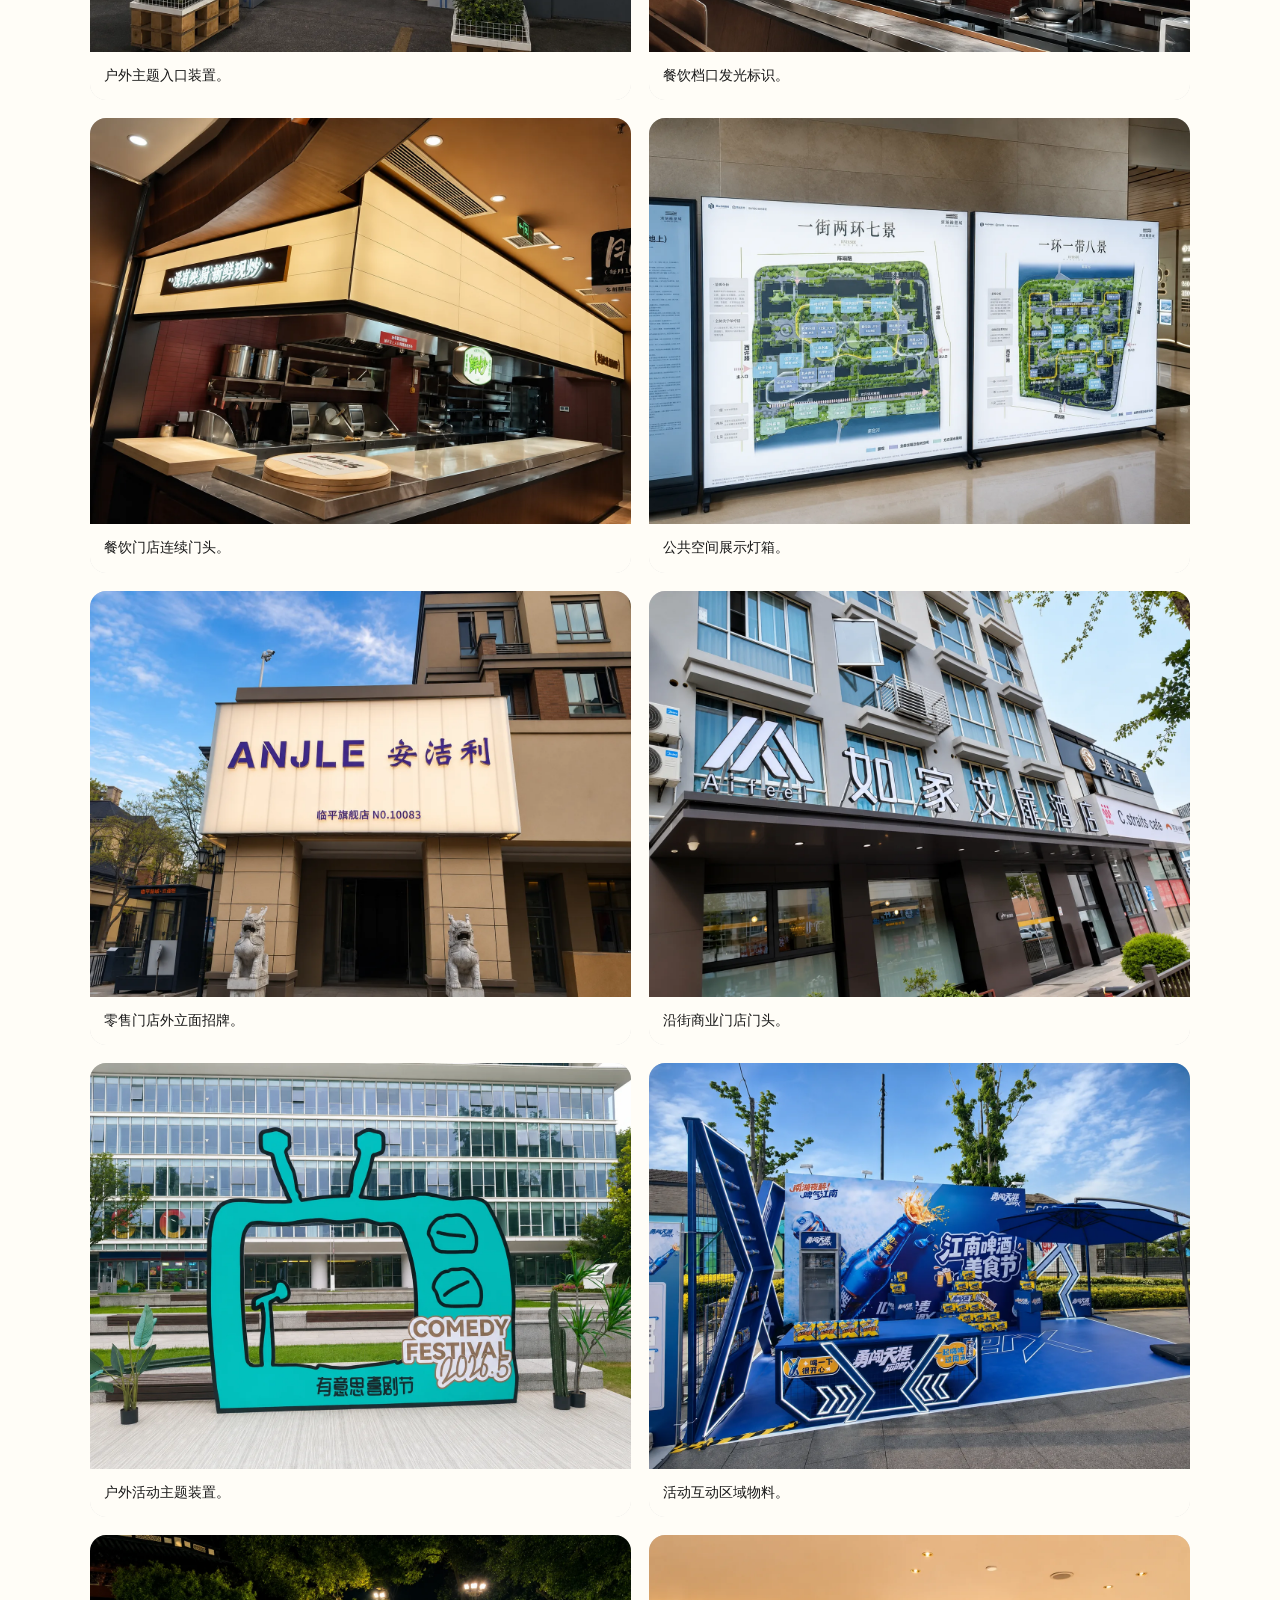
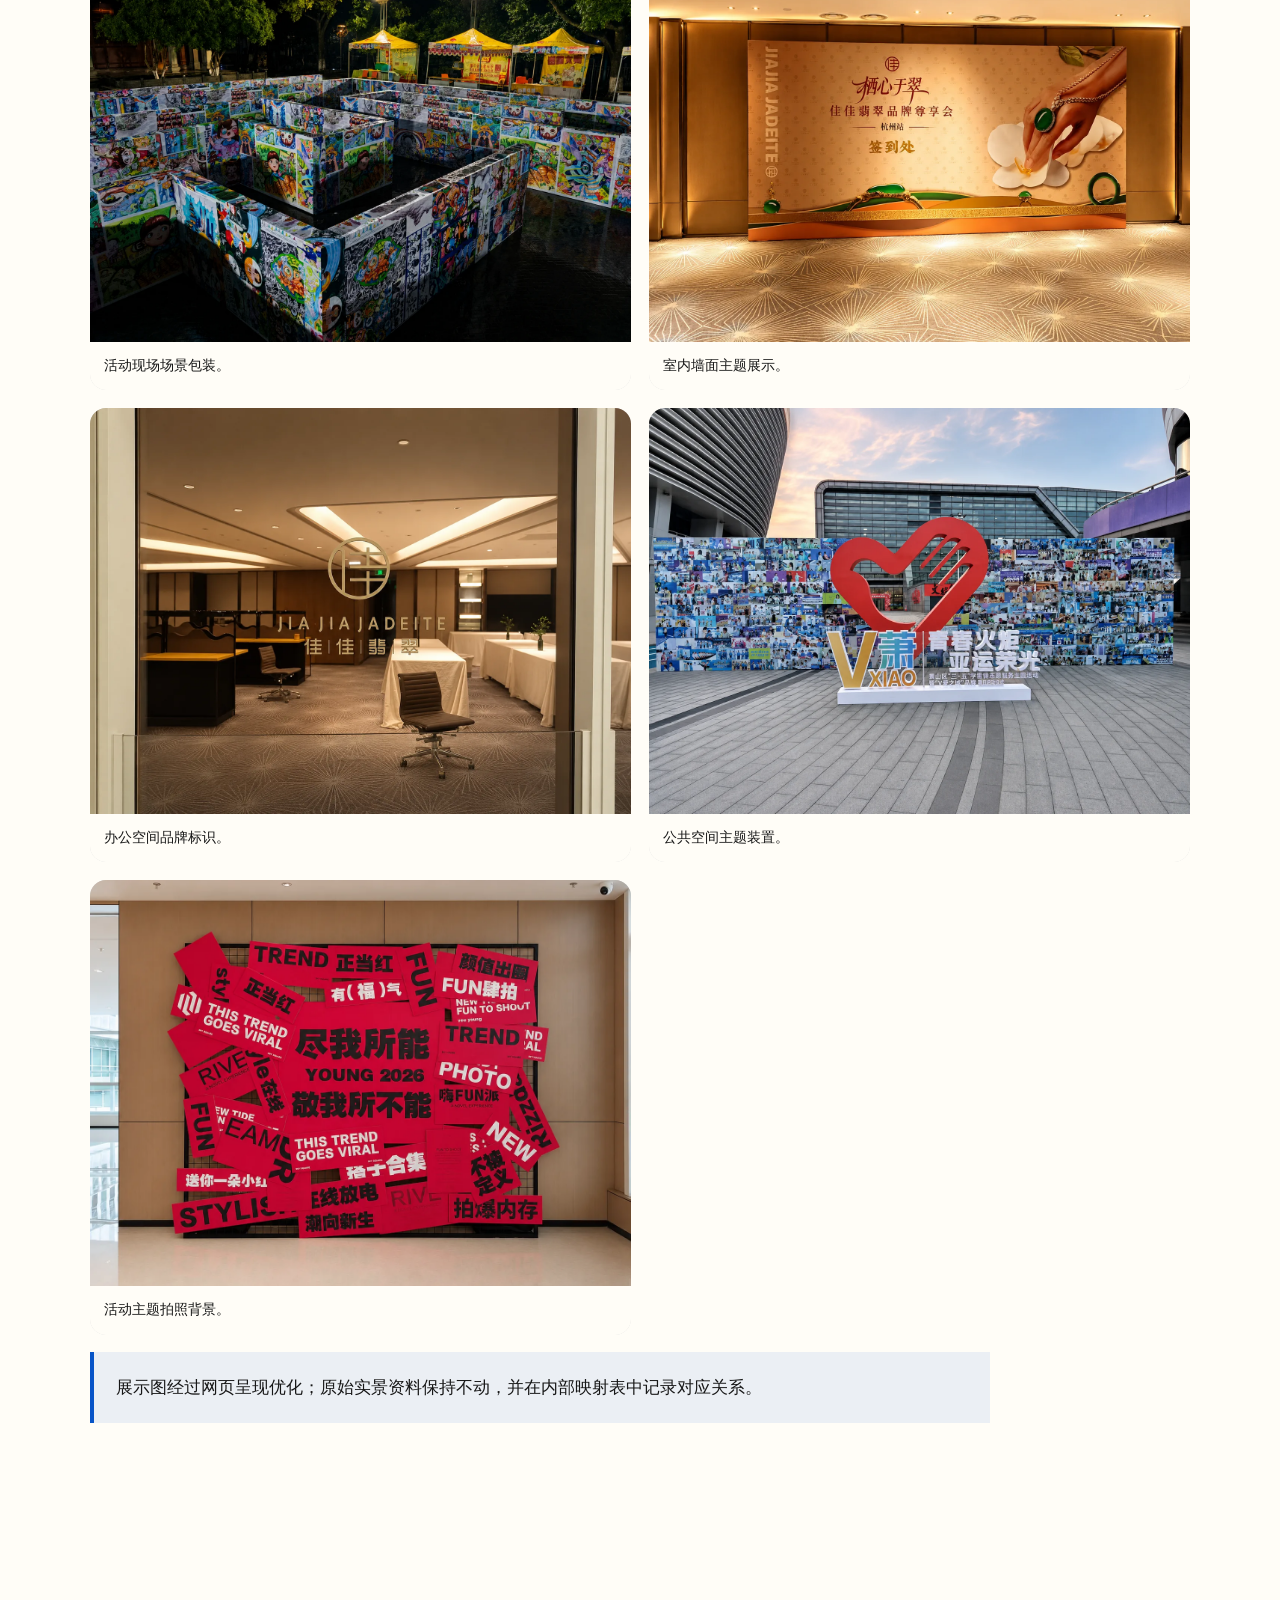
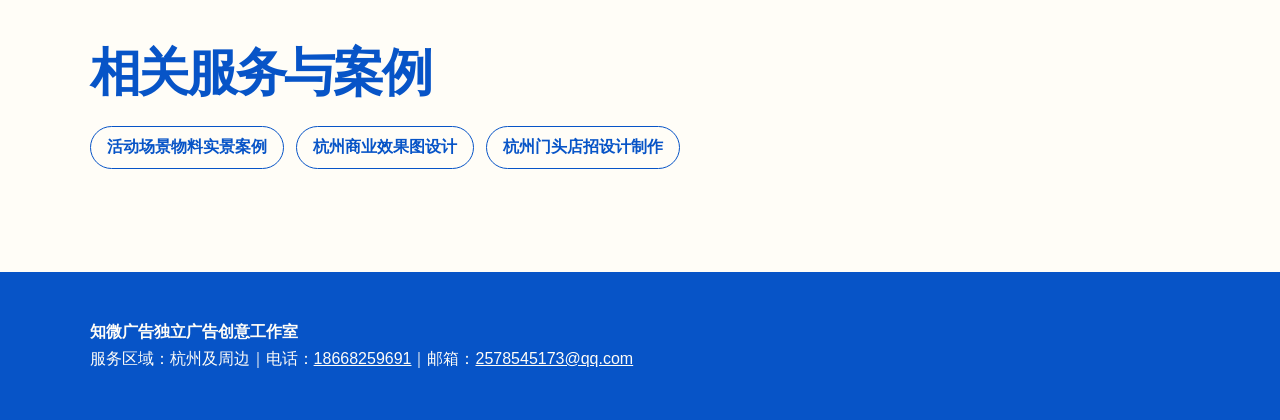
<file: hangzhou-ad-materials/index.html>
<!doctype html>
<html lang="zh-CN">
<head>
  <meta charset="UTF-8">
  <meta name="viewport" content="width=device-width, initial-scale=1.0">
  <title>杭州广告物料设计制作｜活动展陈与现场安装｜知微广告</title>
  <meta name="description" content="知微广告为杭州及周边提供广告物料设计、制作与现场安装服务，覆盖活动装置、导视展板、文化墙、展示画面和商业场景包装。">
  <link rel="canonical" href="https://www.zhiweiguanggao.cn/hangzhou-ad-materials/">
  <meta property="og:type" content="website">
  <meta property="og:title" content="杭州广告物料设计制作｜知微广告">
  <meta property="og:description" content="从视觉设计、尺寸复核到制作安装的一体化广告物料服务。">
  <meta property="og:url" content="https://www.zhiweiguanggao.cn/hangzhou-ad-materials/">
  <meta property="og:image" content="https://www.zhiweiguanggao.cn/assets/geo/ad-materials-event-01.webp">
  <link rel="stylesheet" href="../assets/geo.css">
  <script type="application/ld+json">{"@context":"https://schema.org","@type":"Service","name":"杭州广告物料设计制作","serviceType":"广告物料设计、制作与安装","areaServed":{"@type":"City","name":"杭州"},"provider":{"@type":"Organization","@id":"https://www.zhiweiguanggao.cn/#organization","name":"知微广告","url":"https://www.zhiweiguanggao.cn/","telephone":"+86-18668259691"},"url":"https://www.zhiweiguanggao.cn/hangzhou-ad-materials/"}</script>
</head>
<body>
  <header class="site-header"><a class="site-logo" href="../">知微广告</a><nav class="site-nav" aria-label="主导航"><a href="../">首页</a><a href="../hangzhou-rendering-design/">效果图设计</a><a href="../hangzhou-storefront-signage/">门头店招</a><a href="tel:18668259691">电话咨询</a></nav></header>
  <div class="breadcrumbs"><a href="../">首页</a> / 杭州广告物料设计制作</div>
  <main>
    <section class="hero"><p class="eyebrow">Hangzhou · Design · Production · Installation</p><h1>杭州广告物料设计制作</h1><p class="lead">知微广告服务杭州及周边，从需求梳理、视觉设计、尺寸复核到制作安装，帮助企业、门店和活动项目把画面真正落到现场。</p><div class="actions"><a class="button primary" href="tel:18668259691">电话 18668259691</a><a class="button" href="../case/hangzhou-event-materials/">查看实景案例</a></div></section>
    <section class="section white"><h2>适合哪些广告物料需求</h2><div class="grid"><article class="card"><h3>活动与展陈</h3><p>活动背景、主题装置、打卡点、展板和现场导视等视觉物料。</p></article><article class="card"><h3>企业与空间</h3><p>企业文化墙、办公空间画面、楼层导视和展示内容更新。</p></article><article class="card"><h3>门店与商业</h3><p>门店画面、灯箱、墙面广告、促销物料和商业空间包装。</p></article></div></section>
    <section class="section yellow"><h2>服务流程</h2><ol class="detail-list"><li>确认用途、场地、尺寸、预算和交付时间。</li><li>建立视觉方向并输出可执行设计稿。</li><li>结合现场条件复核尺寸与安装方式。</li><li>安排制作、运输、安装和完工检查。</li></ol><p class="note">具体材质和工艺以项目现场、使用周期与预算为准，不在未勘测前承诺固定方案。</p></section>
    <section class="section white"><h2>广告物料现场展示</h2><p>以下 17 张展示图对应现有广告物料项目资料，覆盖门店招牌、墙面画面、活动装置、展示灯箱和空间标识。</p><div class="gallery"><figure><img src="../assets/geo/storefront-signage-01.webp" alt="餐饮门店室内发光招牌实景"><figcaption>餐饮门店室内品牌招牌。</figcaption></figure><figure><img src="../assets/geo/wall-graphic-01.webp" alt="办公空间墙面图形广告物料" loading="lazy"><figcaption>办公空间墙面图形。</figcaption></figure><figure><img src="../assets/geo/wall-graphic-02.webp" alt="走廊连续墙面画面设计制作" loading="lazy"><figcaption>走廊连续墙面画面。</figcaption></figure><figure><img src="../assets/geo/wall-graphic-03.webp" alt="办公走廊品牌墙面画面" loading="lazy"><figcaption>办公走廊品牌画面。</figcaption></figure><figure><img src="../assets/geo/scenic-entry-01.webp" alt="户外主题入口装置实景" loading="lazy"><figcaption>户外主题入口装置。</figcaption></figure><figure><img src="../assets/geo/storefront-signage-02.webp" alt="餐饮档口门头发光标识" loading="lazy"><figcaption>餐饮档口发光标识。</figcaption></figure><figure><img src="../assets/geo/storefront-signage-03.webp" alt="餐饮门店连续门头画面" loading="lazy"><figcaption>餐饮门店连续门头。</figcaption></figure><figure><img src="../assets/geo/planning-display-01.webp" alt="公共空间规划展示灯箱" loading="lazy"><figcaption>公共空间展示灯箱。</figcaption></figure><figure><img src="../assets/geo/storefront-signage-04.webp" alt="零售门店外立面招牌" loading="lazy"><figcaption>零售门店外立面招牌。</figcaption></figure><figure><img src="../assets/geo/storefront-signage-05.webp" alt="沿街商业门店门头招牌" loading="lazy"><figcaption>沿街商业门店门头。</figcaption></figure><figure><img src="../assets/geo/ad-materials-event-01.webp" alt="户外活动主题打卡装置" loading="lazy"><figcaption>户外活动主题装置。</figcaption></figure><figure><img src="../assets/geo/ad-materials-event-02.webp" alt="户外活动互动区域广告物料" loading="lazy"><figcaption>活动互动区域物料。</figcaption></figure><figure><img src="../assets/geo/ad-materials-event-03.webp" alt="活动现场场景包装物料" loading="lazy"><figcaption>活动现场场景包装。</figcaption></figure><figure><img src="../assets/geo/wall-display-01.webp" alt="室内墙面主题展示画面" loading="lazy"><figcaption>室内墙面主题展示。</figcaption></figure><figure><img src="../assets/geo/office-signage-01.webp" alt="办公空间玻璃品牌标识" loading="lazy"><figcaption>办公空间品牌标识。</figcaption></figure><figure><img src="../assets/geo/ad-materials-event-04.webp" alt="公共空间主题展示装置" loading="lazy"><figcaption>公共空间主题装置。</figcaption></figure><figure><img src="../assets/geo/photo-wall-01.webp" alt="活动主题拍照背景墙" loading="lazy"><figcaption>活动主题拍照背景。</figcaption></figure></div><p class="note">展示图经过网页呈现优化；原始实景资料保持不动，并在内部映射表中记录对应关系。</p></section>
    <section class="section white"><h2>相关服务与案例</h2><div class="related"><a href="../case/hangzhou-event-materials/">活动场景物料实景案例</a><a href="../hangzhou-rendering-design/">杭州商业效果图设计</a><a href="../hangzhou-storefront-signage/">杭州门头店招设计制作</a></div></section>
  </main>
  <footer class="site-footer"><p><strong>知微广告独立广告创意工作室</strong></p><p>服务区域：杭州及周边｜电话：<a href="tel:18668259691">18668259691</a>｜邮箱：<a href="mailto:2578545173@qq.com">2578545173@qq.com</a></p></footer>
</body>
</html>
</file>
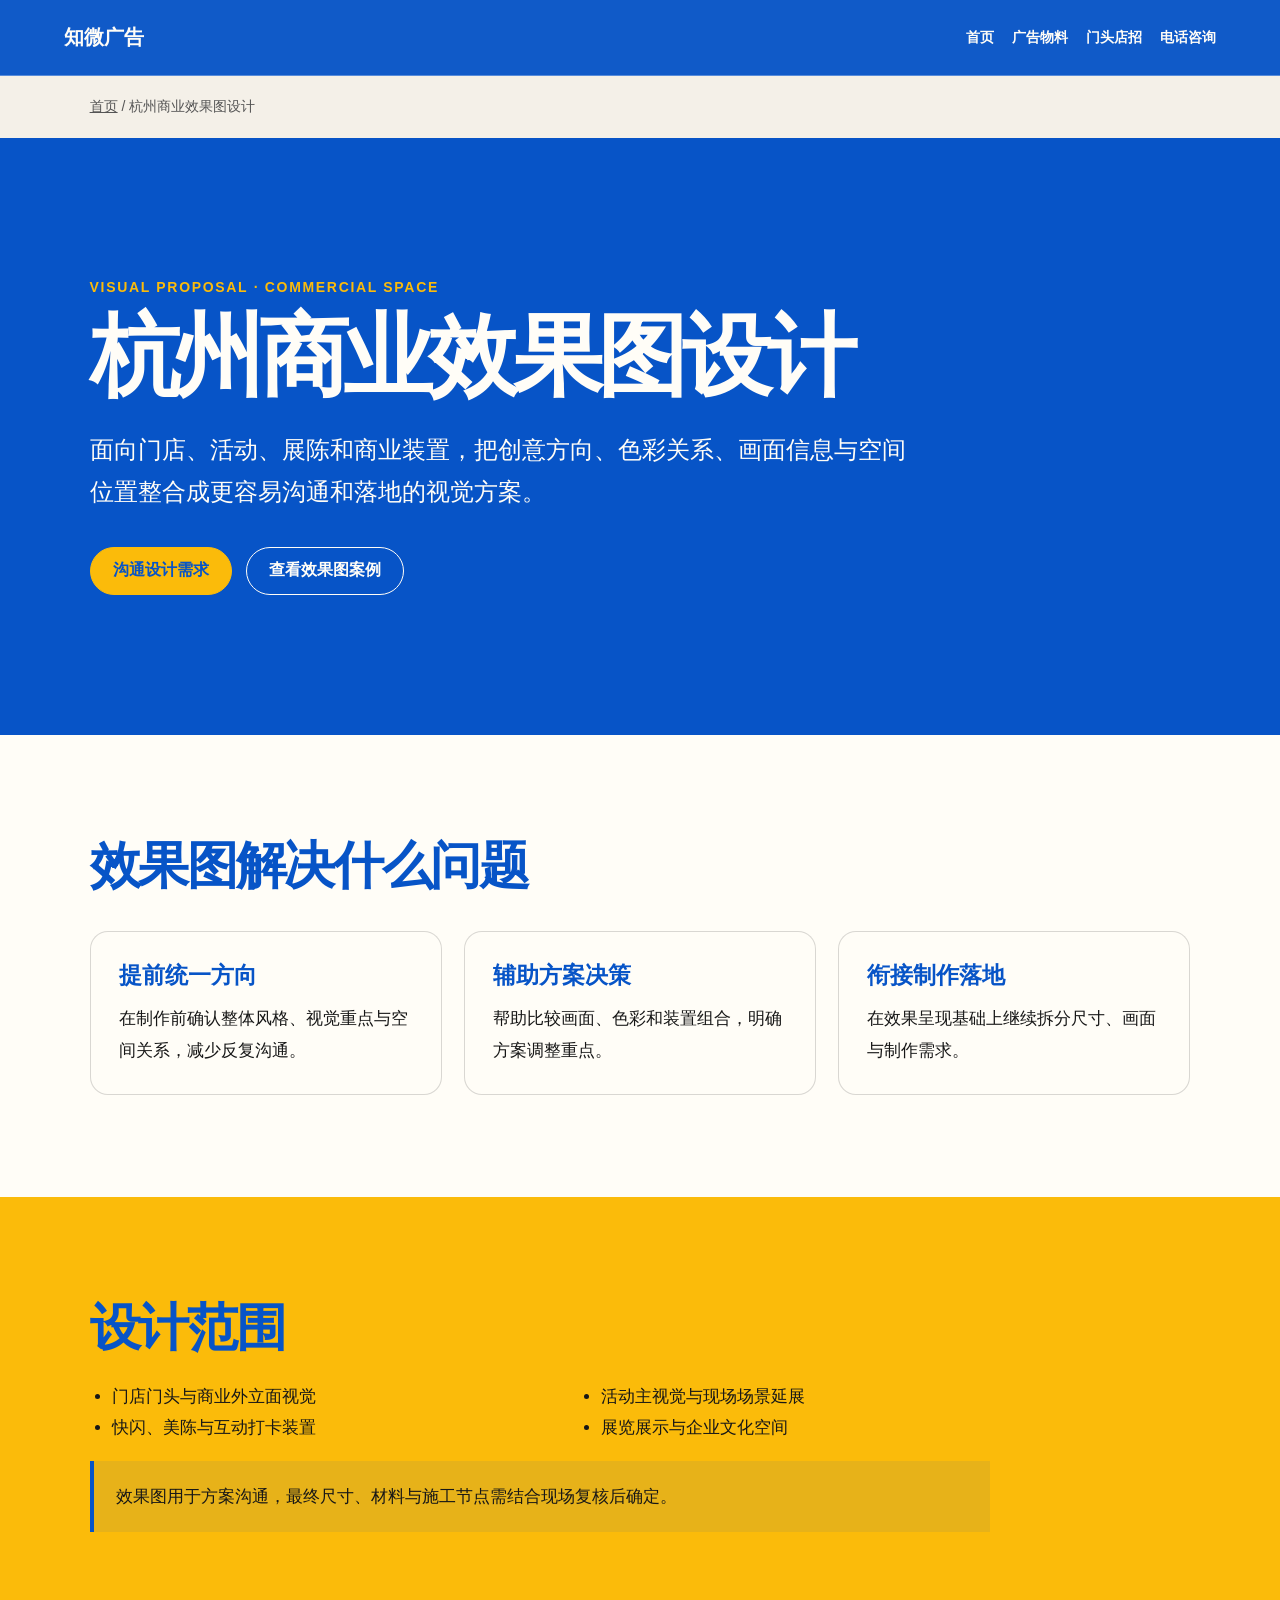
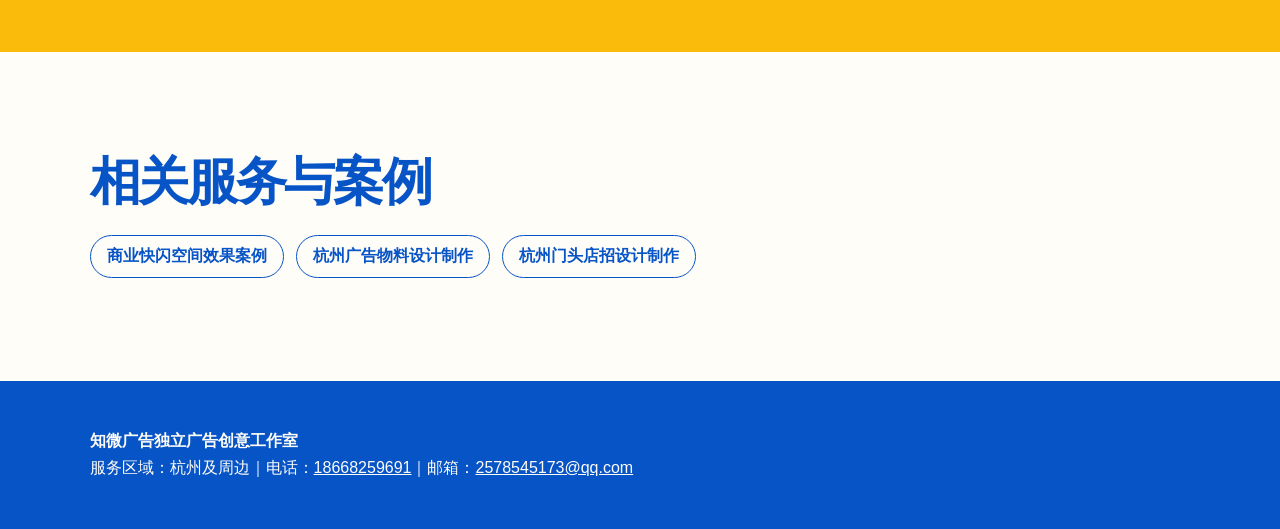
<file: hangzhou-rendering-design/index.html>
<!doctype html>
<html lang="zh-CN">
<head>
  <meta charset="UTF-8">
  <meta name="viewport" content="width=device-width, initial-scale=1.0">
  <title>杭州商业效果图设计｜门店活动与展陈空间｜知微广告</title>
  <meta name="description" content="知微广告为杭州及周边提供商业效果图设计，覆盖门店形象、活动场景、快闪展示、展陈空间与广告装置的视觉方案呈现。">
  <link rel="canonical" href="https://www.zhiweiguanggao.cn/hangzhou-rendering-design/">
  <meta property="og:type" content="website"><meta property="og:title" content="杭州商业效果图设计｜知微广告"><meta property="og:description" content="让门店、活动与展陈方案在制作前被清晰看见。"><meta property="og:url" content="https://www.zhiweiguanggao.cn/hangzhou-rendering-design/"><meta property="og:image" content="https://www.zhiweiguanggao.cn/assets/geo/commercial-rendering-01.webp">
  <link rel="stylesheet" href="../assets/geo.css">
  <script type="application/ld+json">{"@context":"https://schema.org","@type":"Service","name":"杭州商业效果图设计","serviceType":"商业空间与广告场景效果图设计","areaServed":{"@type":"City","name":"杭州"},"provider":{"@type":"Organization","@id":"https://www.zhiweiguanggao.cn/#organization","name":"知微广告","url":"https://www.zhiweiguanggao.cn/","telephone":"+86-18668259691"},"url":"https://www.zhiweiguanggao.cn/hangzhou-rendering-design/"}</script>
</head>
<body>
  <header class="site-header"><a class="site-logo" href="../">知微广告</a><nav class="site-nav" aria-label="主导航"><a href="../">首页</a><a href="../hangzhou-ad-materials/">广告物料</a><a href="../hangzhou-storefront-signage/">门头店招</a><a href="tel:18668259691">电话咨询</a></nav></header>
  <div class="breadcrumbs"><a href="../">首页</a> / 杭州商业效果图设计</div>
  <main>
    <section class="hero"><p class="eyebrow">Visual Proposal · Commercial Space</p><h1>杭州商业效果图设计</h1><p class="lead">面向门店、活动、展陈和商业装置，把创意方向、色彩关系、画面信息与空间位置整合成更容易沟通和落地的视觉方案。</p><div class="actions"><a class="button primary" href="tel:18668259691">沟通设计需求</a><a class="button" href="../case/hangzhou-commercial-rendering/">查看效果图案例</a></div></section>
    <section class="section white"><h2>效果图解决什么问题</h2><div class="grid"><article class="card"><h3>提前统一方向</h3><p>在制作前确认整体风格、视觉重点与空间关系，减少反复沟通。</p></article><article class="card"><h3>辅助方案决策</h3><p>帮助比较画面、色彩和装置组合，明确方案调整重点。</p></article><article class="card"><h3>衔接制作落地</h3><p>在效果呈现基础上继续拆分尺寸、画面与制作需求。</p></article></div></section>
    <section class="section yellow"><h2>设计范围</h2><ul class="detail-list"><li>门店门头与商业外立面视觉</li><li>活动主视觉与现场场景延展</li><li>快闪、美陈与互动打卡装置</li><li>展览展示与企业文化空间</li></ul><p class="note">效果图用于方案沟通，最终尺寸、材料与施工节点需结合现场复核后确定。</p></section>
    <section class="section white"><h2>相关服务与案例</h2><div class="related"><a href="../case/hangzhou-commercial-rendering/">商业快闪空间效果案例</a><a href="../hangzhou-ad-materials/">杭州广告物料设计制作</a><a href="../hangzhou-storefront-signage/">杭州门头店招设计制作</a></div></section>
  </main>
  <footer class="site-footer"><p><strong>知微广告独立广告创意工作室</strong></p><p>服务区域：杭州及周边｜电话：<a href="tel:18668259691">18668259691</a>｜邮箱：<a href="mailto:2578545173@qq.com">2578545173@qq.com</a></p></footer>
</body>
</html>
</file>
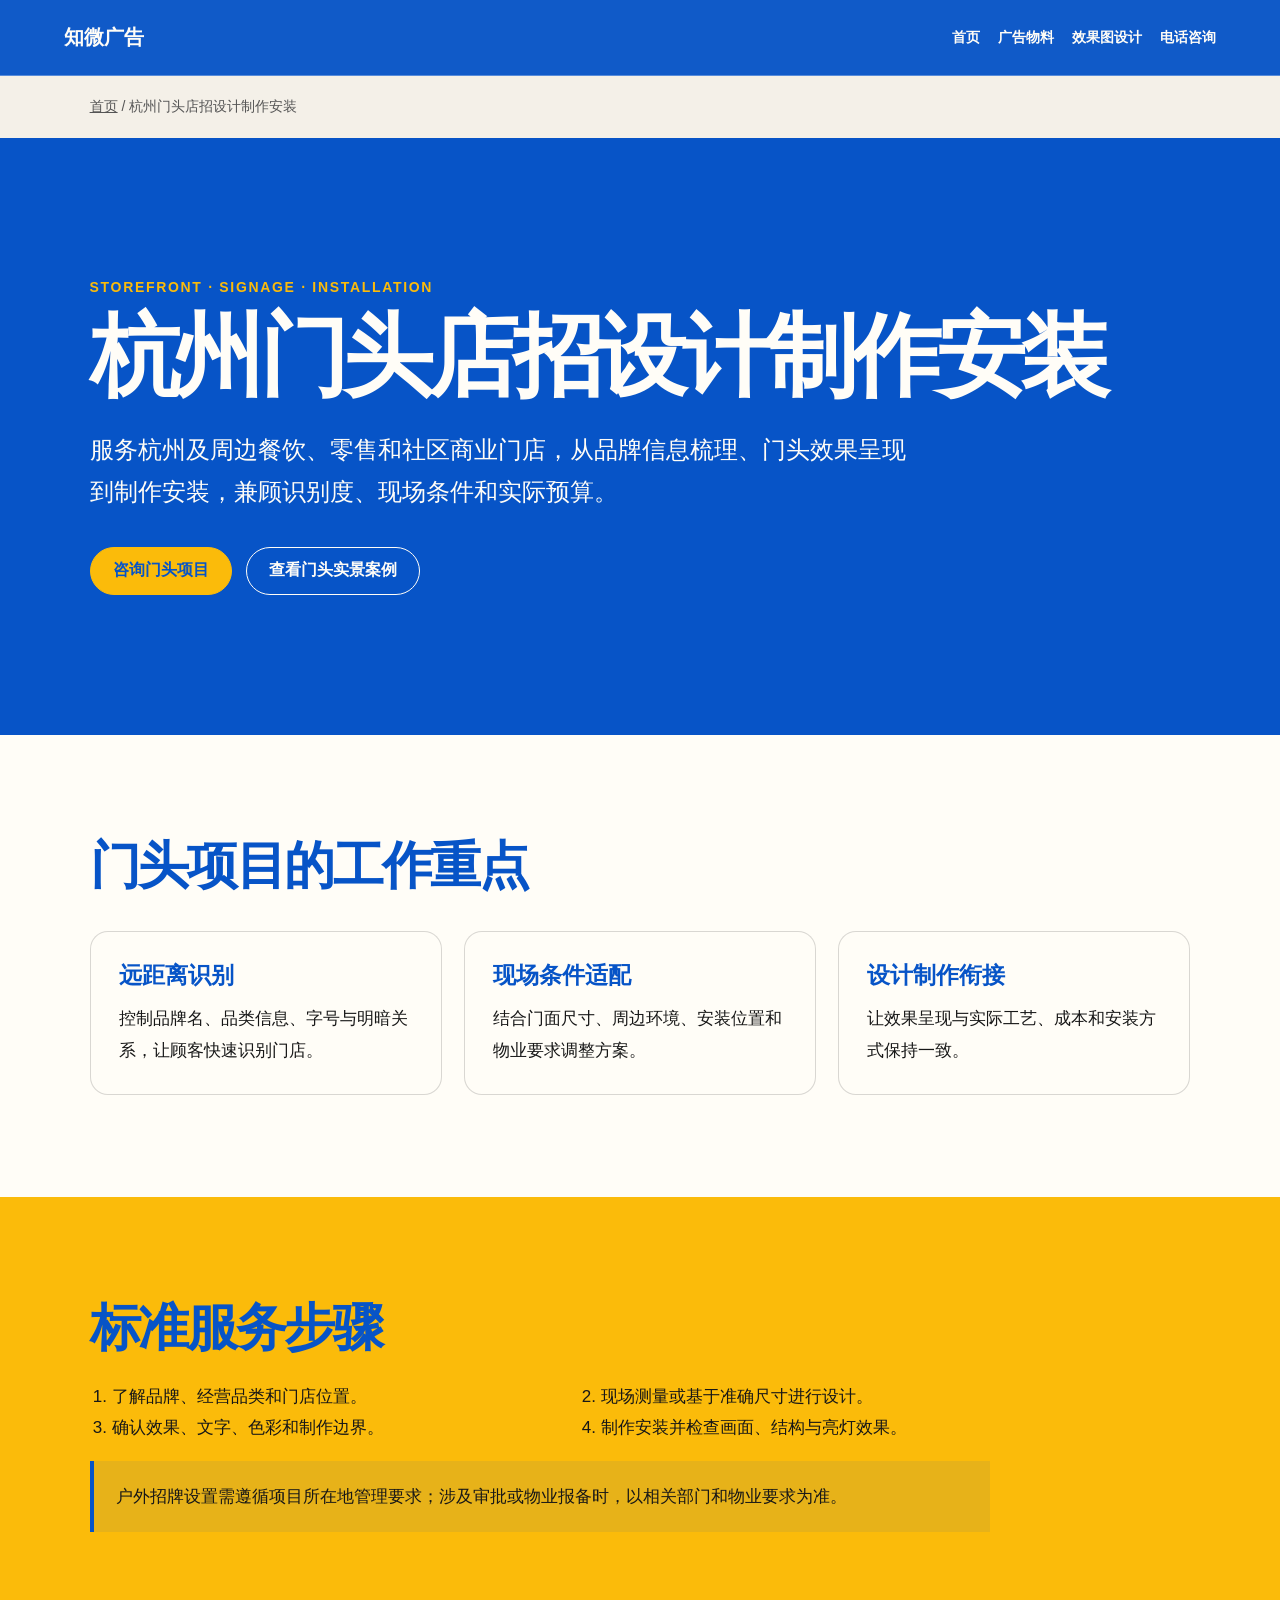
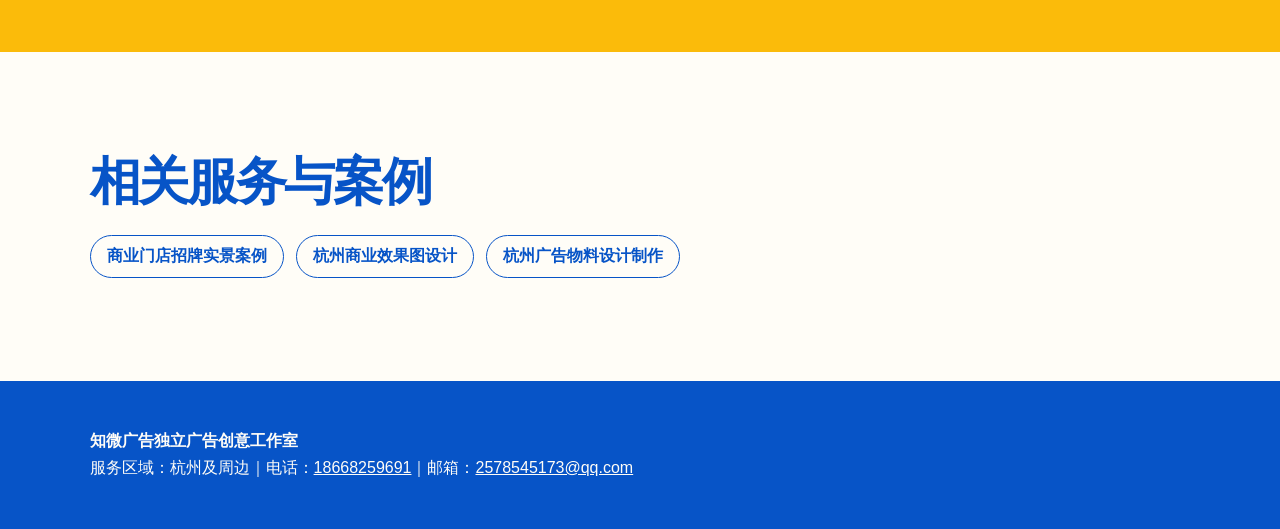
<file: hangzhou-storefront-signage/index.html>
<!doctype html>
<html lang="zh-CN">
<head>
  <meta charset="UTF-8">
  <meta name="viewport" content="width=device-width, initial-scale=1.0">
  <title>杭州门头店招设计制作安装｜知微广告</title>
  <meta name="description" content="知微广告为杭州及周边提供门头店招设计、效果呈现、制作与安装服务，覆盖餐饮、零售和社区商业门店。">
  <link rel="canonical" href="https://www.zhiweiguanggao.cn/hangzhou-storefront-signage/">
  <meta property="og:type" content="website"><meta property="og:title" content="杭州门头店招设计制作安装｜知微广告"><meta property="og:description" content="从门头视觉到制作安装的一体化服务。"><meta property="og:url" content="https://www.zhiweiguanggao.cn/hangzhou-storefront-signage/"><meta property="og:image" content="https://www.zhiweiguanggao.cn/assets/geo/storefront-signage-02.webp">
  <link rel="stylesheet" href="../assets/geo.css">
  <script type="application/ld+json">{"@context":"https://schema.org","@type":"Service","name":"杭州门头店招设计制作安装","serviceType":"门头店招设计、制作与安装","areaServed":{"@type":"City","name":"杭州"},"provider":{"@type":"Organization","@id":"https://www.zhiweiguanggao.cn/#organization","name":"知微广告","url":"https://www.zhiweiguanggao.cn/","telephone":"+86-18668259691"},"url":"https://www.zhiweiguanggao.cn/hangzhou-storefront-signage/"}</script>
</head>
<body>
  <header class="site-header"><a class="site-logo" href="../">知微广告</a><nav class="site-nav" aria-label="主导航"><a href="../">首页</a><a href="../hangzhou-ad-materials/">广告物料</a><a href="../hangzhou-rendering-design/">效果图设计</a><a href="tel:18668259691">电话咨询</a></nav></header>
  <div class="breadcrumbs"><a href="../">首页</a> / 杭州门头店招设计制作安装</div>
  <main>
    <section class="hero"><p class="eyebrow">Storefront · Signage · Installation</p><h1>杭州门头店招设计制作安装</h1><p class="lead">服务杭州及周边餐饮、零售和社区商业门店，从品牌信息梳理、门头效果呈现到制作安装，兼顾识别度、现场条件和实际预算。</p><div class="actions"><a class="button primary" href="tel:18668259691">咨询门头项目</a><a class="button" href="../case/hangzhou-storefront-signage/">查看门头实景案例</a></div></section>
    <section class="section white"><h2>门头项目的工作重点</h2><div class="grid"><article class="card"><h3>远距离识别</h3><p>控制品牌名、品类信息、字号与明暗关系，让顾客快速识别门店。</p></article><article class="card"><h3>现场条件适配</h3><p>结合门面尺寸、周边环境、安装位置和物业要求调整方案。</p></article><article class="card"><h3>设计制作衔接</h3><p>让效果呈现与实际工艺、成本和安装方式保持一致。</p></article></div></section>
    <section class="section yellow"><h2>标准服务步骤</h2><ol class="detail-list"><li>了解品牌、经营品类和门店位置。</li><li>现场测量或基于准确尺寸进行设计。</li><li>确认效果、文字、色彩和制作边界。</li><li>制作安装并检查画面、结构与亮灯效果。</li></ol><p class="note">户外招牌设置需遵循项目所在地管理要求；涉及审批或物业报备时，以相关部门和物业要求为准。</p></section>
    <section class="section white"><h2>相关服务与案例</h2><div class="related"><a href="../case/hangzhou-storefront-signage/">商业门店招牌实景案例</a><a href="../hangzhou-rendering-design/">杭州商业效果图设计</a><a href="../hangzhou-ad-materials/">杭州广告物料设计制作</a></div></section>
  </main>
  <footer class="site-footer"><p><strong>知微广告独立广告创意工作室</strong></p><p>服务区域：杭州及周边｜电话：<a href="tel:18668259691">18668259691</a>｜邮箱：<a href="mailto:2578545173@qq.com">2578545173@qq.com</a></p></footer>
</body>
</html>
</file>
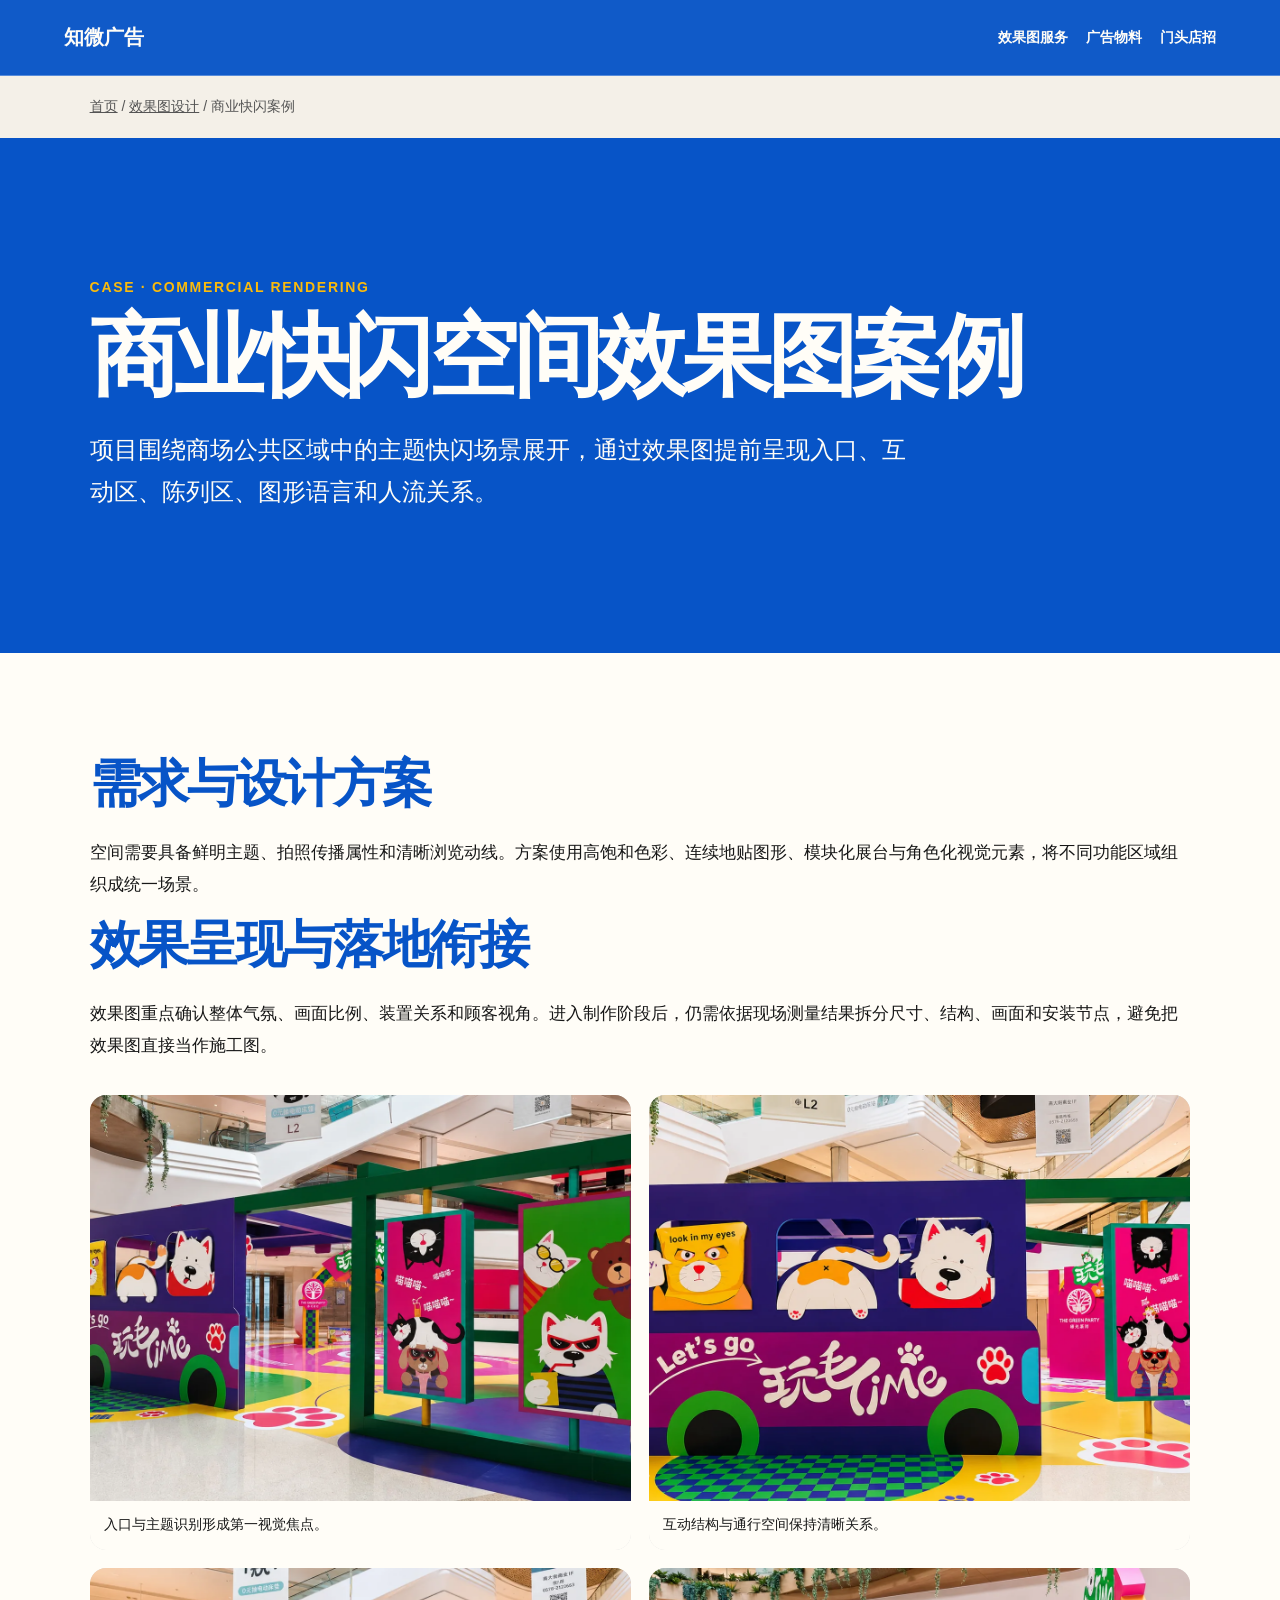
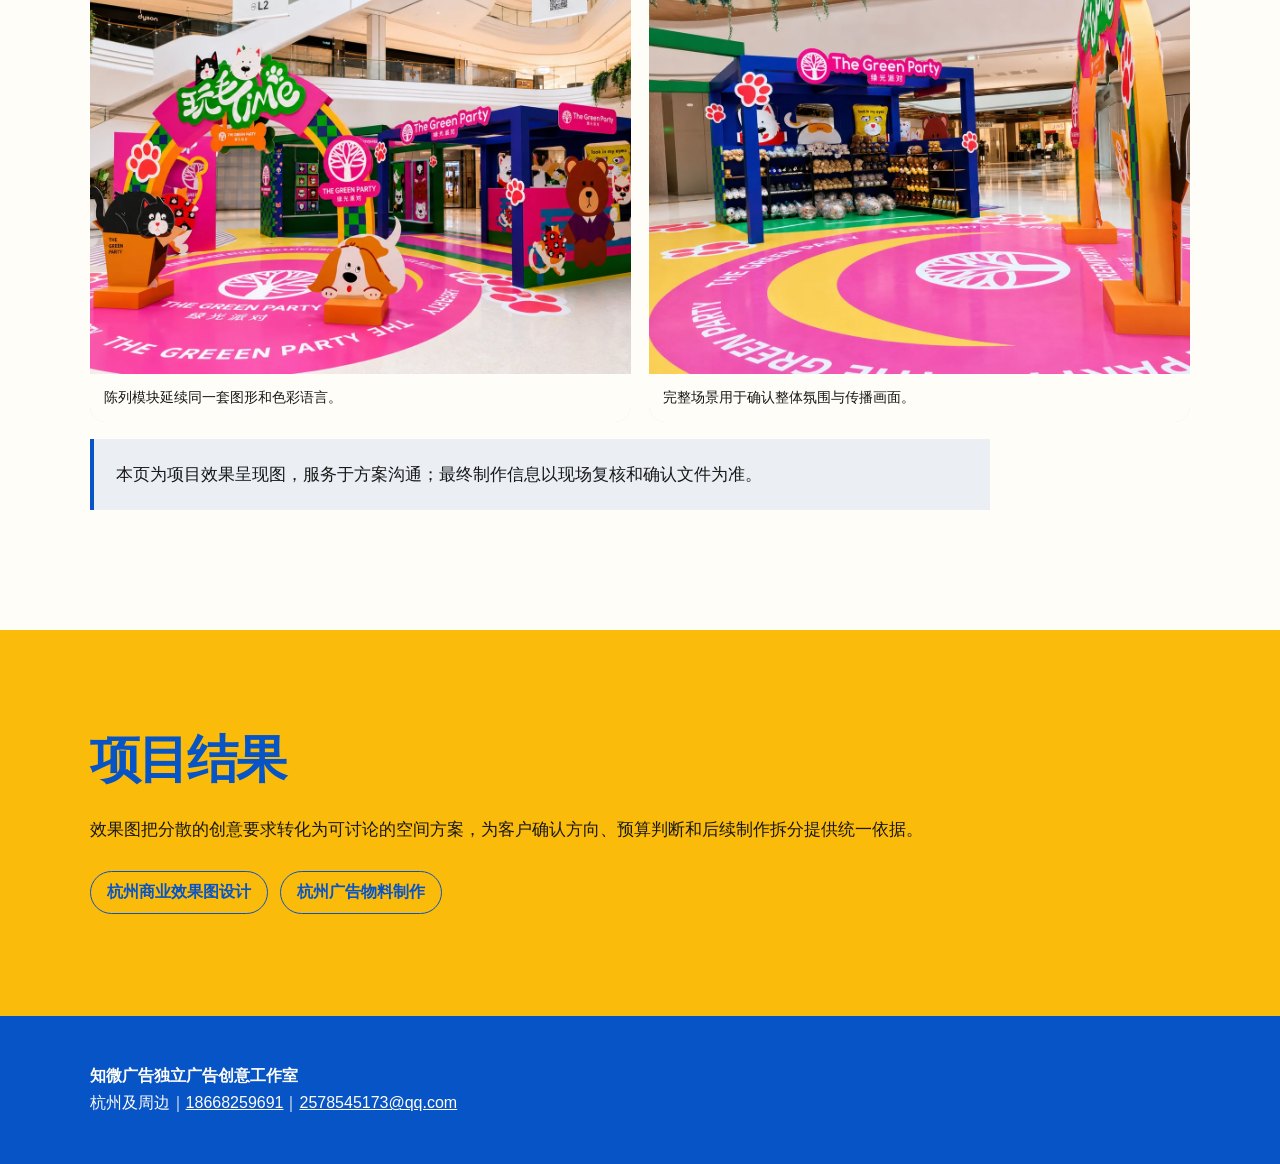
<file: case/hangzhou-commercial-rendering/index.html>
<!doctype html>
<html lang="zh-CN">
<head>
  <meta charset="UTF-8"><meta name="viewport" content="width=device-width, initial-scale=1.0">
  <title>杭州商业快闪空间效果图案例｜知微广告</title>
  <meta name="description" content="知微广告商业快闪空间效果图案例，展示主题视觉、互动区、陈列区与空间动线的整体效果呈现。">
  <link rel="canonical" href="https://www.zhiweiguanggao.cn/case/hangzhou-commercial-rendering/">
  <meta property="og:type" content="article"><meta property="og:title" content="杭州商业快闪空间效果图案例｜知微广告"><meta property="og:description" content="商业快闪与主题展示空间的效果呈现。"><meta property="og:url" content="https://www.zhiweiguanggao.cn/case/hangzhou-commercial-rendering/"><meta property="og:image" content="https://www.zhiweiguanggao.cn/assets/geo/commercial-rendering-01.webp">
  <link rel="stylesheet" href="../../assets/geo.css">
  <script type="application/ld+json">{"@context":"https://schema.org","@type":"Article","headline":"杭州商业快闪空间效果图案例","description":"商业快闪与主题展示空间的效果呈现案例。","author":{"@type":"Organization","@id":"https://www.zhiweiguanggao.cn/#organization","name":"知微广告"},"publisher":{"@type":"Organization","@id":"https://www.zhiweiguanggao.cn/#organization","name":"知微广告"},"mainEntityOfPage":"https://www.zhiweiguanggao.cn/case/hangzhou-commercial-rendering/","image":[{"@type":"ImageObject","contentUrl":"https://www.zhiweiguanggao.cn/assets/geo/commercial-rendering-01.webp","caption":"商业快闪空间入口效果图"},{"@type":"ImageObject","contentUrl":"https://www.zhiweiguanggao.cn/assets/geo/commercial-rendering-02.webp","caption":"商业快闪互动区域效果图"}]}</script>
</head>
<body>
  <header class="site-header"><a class="site-logo" href="../../">知微广告</a><nav class="site-nav" aria-label="主导航"><a href="../../hangzhou-rendering-design/">效果图服务</a><a href="../../hangzhou-ad-materials/">广告物料</a><a href="../../hangzhou-storefront-signage/">门头店招</a></nav></header>
  <div class="breadcrumbs"><a href="../../">首页</a> / <a href="../../hangzhou-rendering-design/">效果图设计</a> / 商业快闪案例</div>
  <main>
    <section class="hero"><p class="eyebrow">Case · Commercial Rendering</p><h1>商业快闪空间效果图案例</h1><p class="lead">项目围绕商场公共区域中的主题快闪场景展开，通过效果图提前呈现入口、互动区、陈列区、图形语言和人流关系。</p></section>
    <section class="section white"><h2>需求与设计方案</h2><p>空间需要具备鲜明主题、拍照传播属性和清晰浏览动线。方案使用高饱和色彩、连续地贴图形、模块化展台与角色化视觉元素，将不同功能区域组织成统一场景。</p><h2>效果呈现与落地衔接</h2><p>效果图重点确认整体气氛、画面比例、装置关系和顾客视角。进入制作阶段后，仍需依据现场测量结果拆分尺寸、结构、画面和安装节点，避免把效果图直接当作施工图。</p><div class="gallery"><figure><img src="../../assets/geo/commercial-rendering-01.webp" alt="商场主题快闪空间入口效果图"><figcaption>入口与主题识别形成第一视觉焦点。</figcaption></figure><figure><img src="../../assets/geo/commercial-rendering-02.webp" alt="商业快闪空间互动区效果图" loading="lazy"><figcaption>互动结构与通行空间保持清晰关系。</figcaption></figure><figure><img src="../../assets/geo/commercial-rendering-03.webp" alt="商业快闪空间陈列区效果图" loading="lazy"><figcaption>陈列模块延续同一套图形和色彩语言。</figcaption></figure><figure><img src="../../assets/geo/commercial-rendering-04.webp" alt="商场主题快闪完整场景效果图" loading="lazy"><figcaption>完整场景用于确认整体氛围与传播画面。</figcaption></figure></div><p class="note">本页为项目效果呈现图，服务于方案沟通；最终制作信息以现场复核和确认文件为准。</p></section>
    <section class="section yellow"><h2>项目结果</h2><p>效果图把分散的创意要求转化为可讨论的空间方案，为客户确认方向、预算判断和后续制作拆分提供统一依据。</p><div class="related"><a href="../../hangzhou-rendering-design/">杭州商业效果图设计</a><a href="../../hangzhou-ad-materials/">杭州广告物料制作</a></div></section>
  </main>
  <footer class="site-footer"><p><strong>知微广告独立广告创意工作室</strong></p><p>杭州及周边｜<a href="tel:18668259691">18668259691</a>｜<a href="mailto:2578545173@qq.com">2578545173@qq.com</a></p></footer>
</body>
</html>
</file>
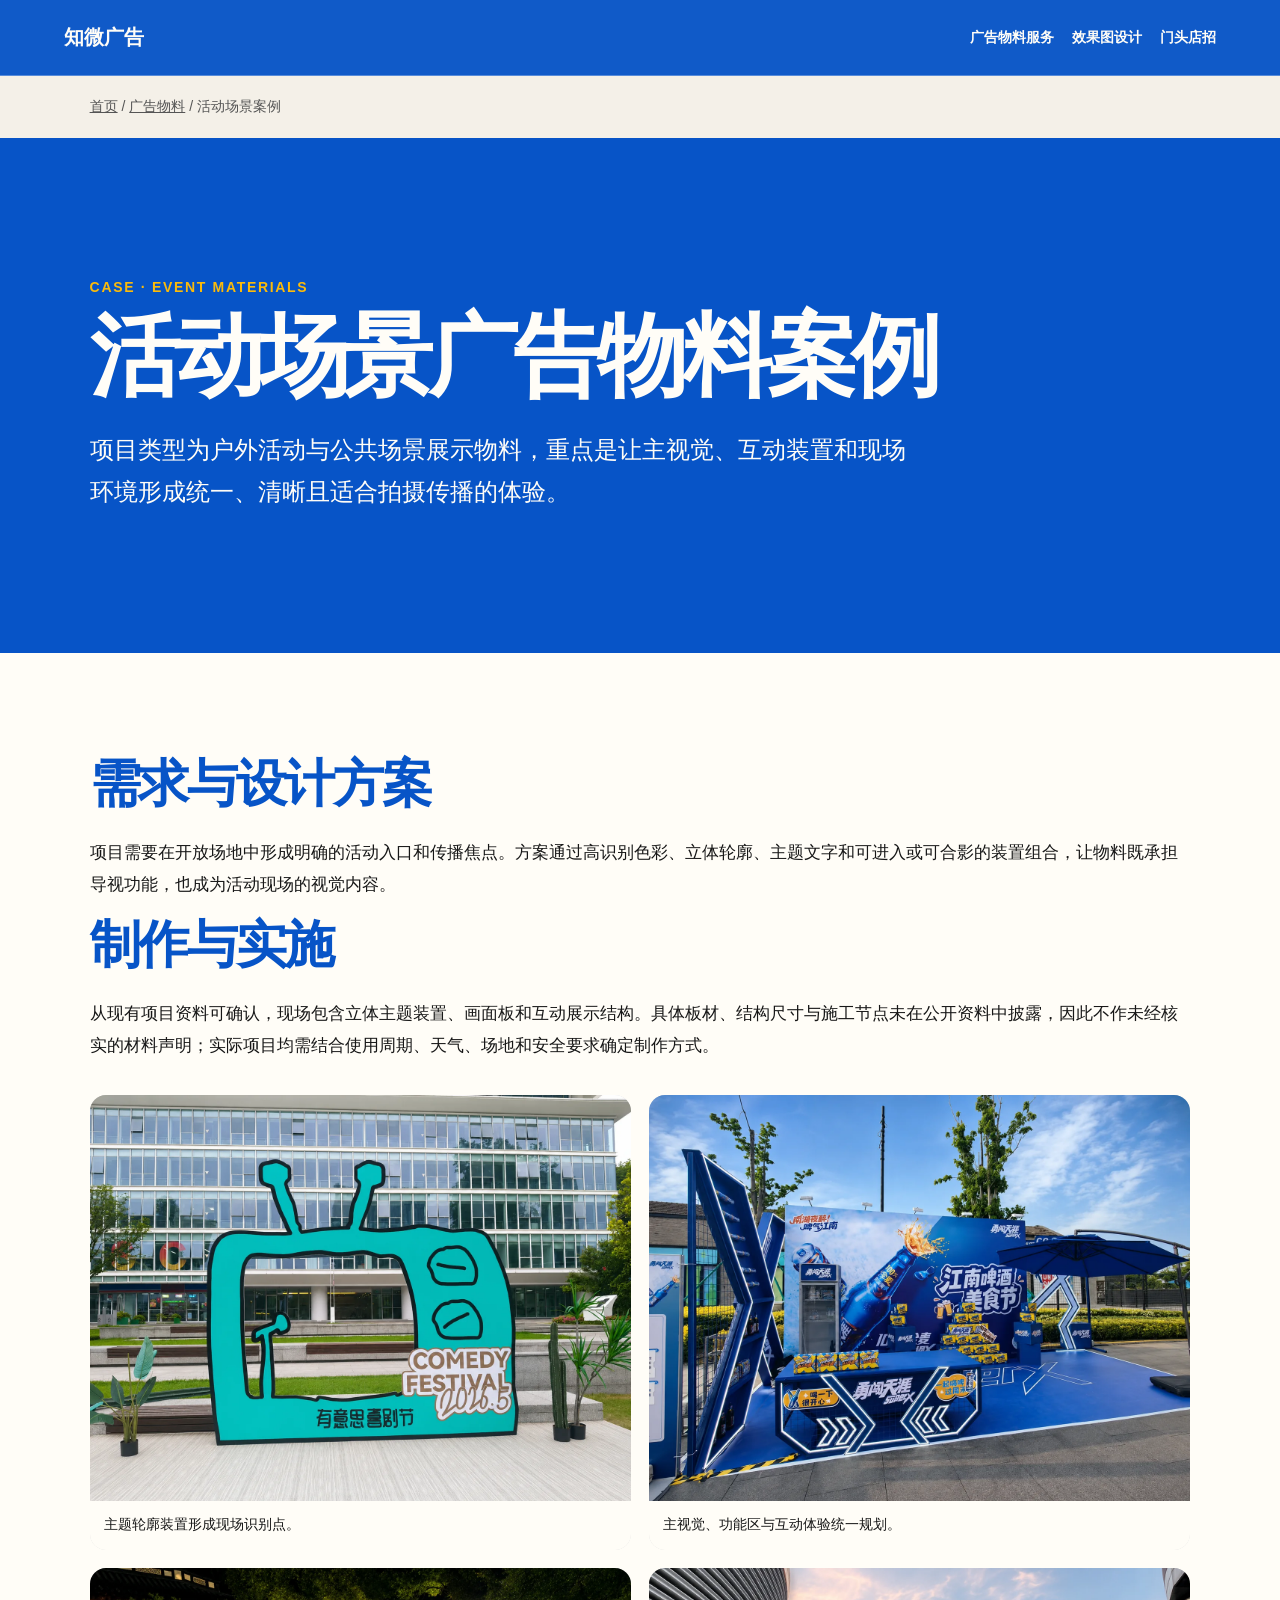
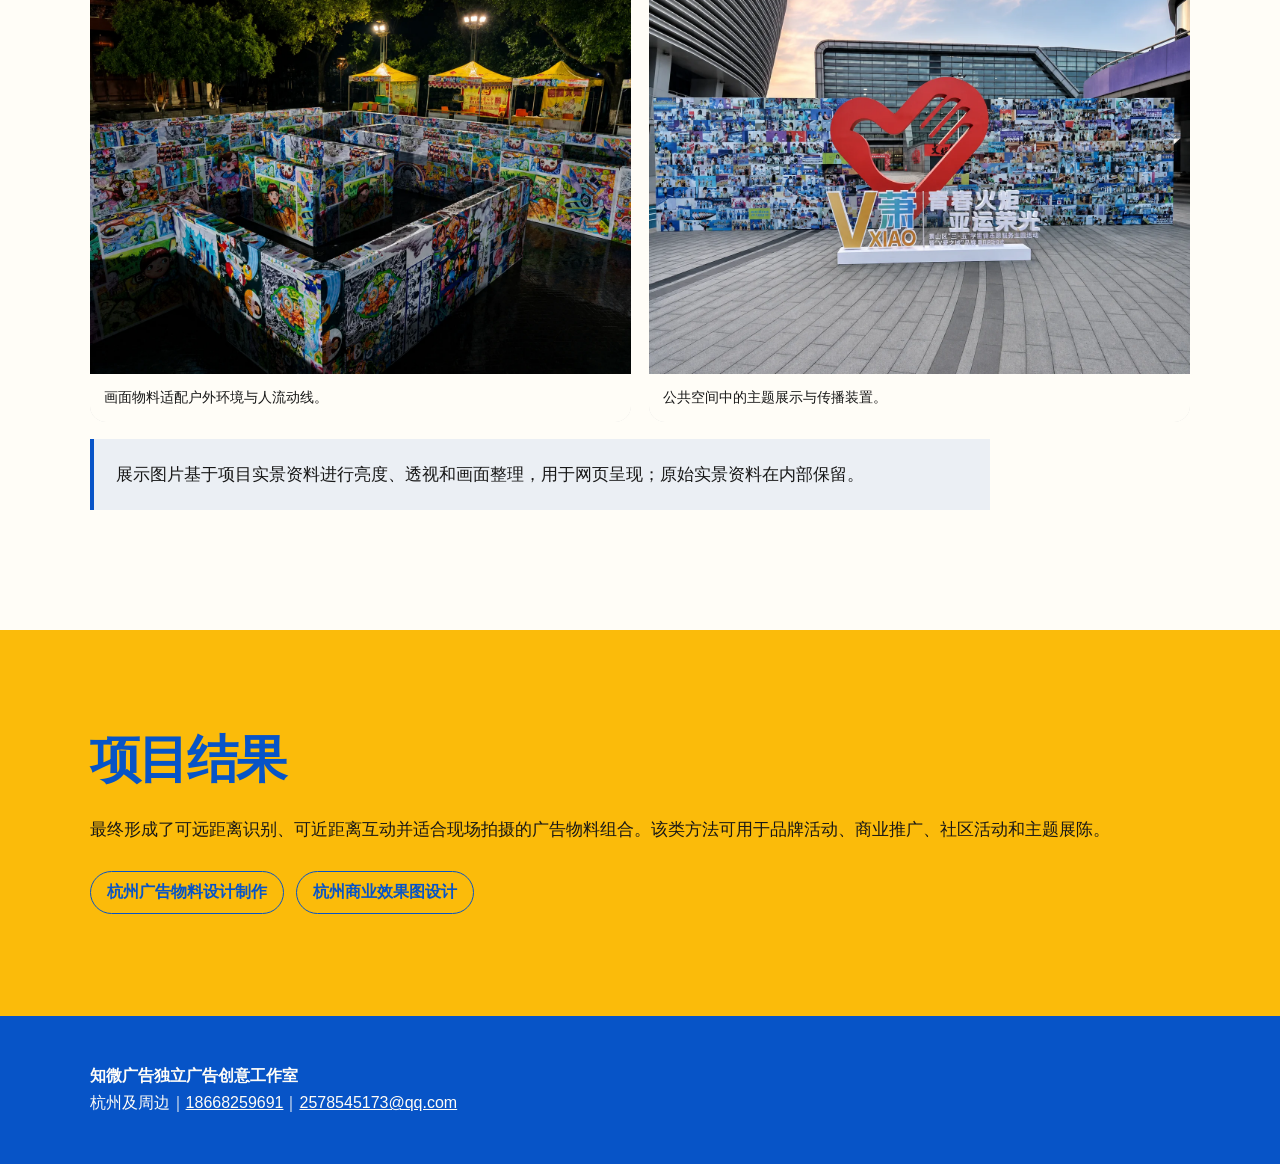
<file: case/hangzhou-event-materials/index.html>
<!doctype html>
<html lang="zh-CN">
<head>
  <meta charset="UTF-8"><meta name="viewport" content="width=device-width, initial-scale=1.0">
  <title>杭州活动场景广告物料案例｜知微广告</title>
  <meta name="description" content="知微广告杭州活动场景物料案例，展示主题装置、打卡点与现场展示物料从视觉方案到制作落地的实际效果。">
  <link rel="canonical" href="https://www.zhiweiguanggao.cn/case/hangzhou-event-materials/">
  <meta property="og:type" content="article"><meta property="og:title" content="杭州活动场景广告物料案例｜知微广告"><meta property="og:description" content="活动主题装置、展示物料与场景包装实景。"><meta property="og:url" content="https://www.zhiweiguanggao.cn/case/hangzhou-event-materials/"><meta property="og:image" content="https://www.zhiweiguanggao.cn/assets/geo/ad-materials-event-01.webp">
  <link rel="stylesheet" href="../../assets/geo.css">
  <script type="application/ld+json">{"@context":"https://schema.org","@type":"Article","headline":"杭州活动场景广告物料案例","description":"主题装置、打卡点与现场展示物料案例。","author":{"@type":"Organization","@id":"https://www.zhiweiguanggao.cn/#organization","name":"知微广告"},"publisher":{"@type":"Organization","@id":"https://www.zhiweiguanggao.cn/#organization","name":"知微广告"},"mainEntityOfPage":"https://www.zhiweiguanggao.cn/case/hangzhou-event-materials/","image":[{"@type":"ImageObject","contentUrl":"https://www.zhiweiguanggao.cn/assets/geo/ad-materials-event-01.webp","caption":"户外活动主题打卡装置实景"},{"@type":"ImageObject","contentUrl":"https://www.zhiweiguanggao.cn/assets/geo/ad-materials-event-02.webp","caption":"活动广告物料与互动区域实景"}]}</script>
</head>
<body>
  <header class="site-header"><a class="site-logo" href="../../">知微广告</a><nav class="site-nav" aria-label="主导航"><a href="../../hangzhou-ad-materials/">广告物料服务</a><a href="../../hangzhou-rendering-design/">效果图设计</a><a href="../../hangzhou-storefront-signage/">门头店招</a></nav></header>
  <div class="breadcrumbs"><a href="../../">首页</a> / <a href="../../hangzhou-ad-materials/">广告物料</a> / 活动场景案例</div>
  <main>
    <section class="hero"><p class="eyebrow">Case · Event Materials</p><h1>活动场景广告物料案例</h1><p class="lead">项目类型为户外活动与公共场景展示物料，重点是让主视觉、互动装置和现场环境形成统一、清晰且适合拍摄传播的体验。</p></section>
    <section class="section white"><h2>需求与设计方案</h2><p>项目需要在开放场地中形成明确的活动入口和传播焦点。方案通过高识别色彩、立体轮廓、主题文字和可进入或可合影的装置组合，让物料既承担导视功能，也成为活动现场的视觉内容。</p><h2>制作与实施</h2><p>从现有项目资料可确认，现场包含立体主题装置、画面板和互动展示结构。具体板材、结构尺寸与施工节点未在公开资料中披露，因此不作未经核实的材料声明；实际项目均需结合使用周期、天气、场地和安全要求确定制作方式。</p><div class="gallery"><figure><img src="../../assets/geo/ad-materials-event-01.webp" alt="户外活动主题打卡装置实景" width="1600" height="1200"><figcaption>主题轮廓装置形成现场识别点。</figcaption></figure><figure><img src="../../assets/geo/ad-materials-event-02.webp" alt="户外活动广告物料与互动区域实景" loading="lazy"><figcaption>主视觉、功能区与互动体验统一规划。</figcaption></figure><figure><img src="../../assets/geo/ad-materials-event-03.webp" alt="活动现场画面物料与场景包装实景" loading="lazy"><figcaption>画面物料适配户外环境与人流动线。</figcaption></figure><figure><img src="../../assets/geo/ad-materials-event-04.webp" alt="公共空间主题展示装置实景" loading="lazy"><figcaption>公共空间中的主题展示与传播装置。</figcaption></figure></div><p class="note">展示图片基于项目实景资料进行亮度、透视和画面整理，用于网页呈现；原始实景资料在内部保留。</p></section>
    <section class="section yellow"><h2>项目结果</h2><p>最终形成了可远距离识别、可近距离互动并适合现场拍摄的广告物料组合。该类方法可用于品牌活动、商业推广、社区活动和主题展陈。</p><div class="related"><a href="../../hangzhou-ad-materials/">杭州广告物料设计制作</a><a href="../../hangzhou-rendering-design/">杭州商业效果图设计</a></div></section>
  </main>
  <footer class="site-footer"><p><strong>知微广告独立广告创意工作室</strong></p><p>杭州及周边｜<a href="tel:18668259691">18668259691</a>｜<a href="mailto:2578545173@qq.com">2578545173@qq.com</a></p></footer>
</body>
</html>
</file>
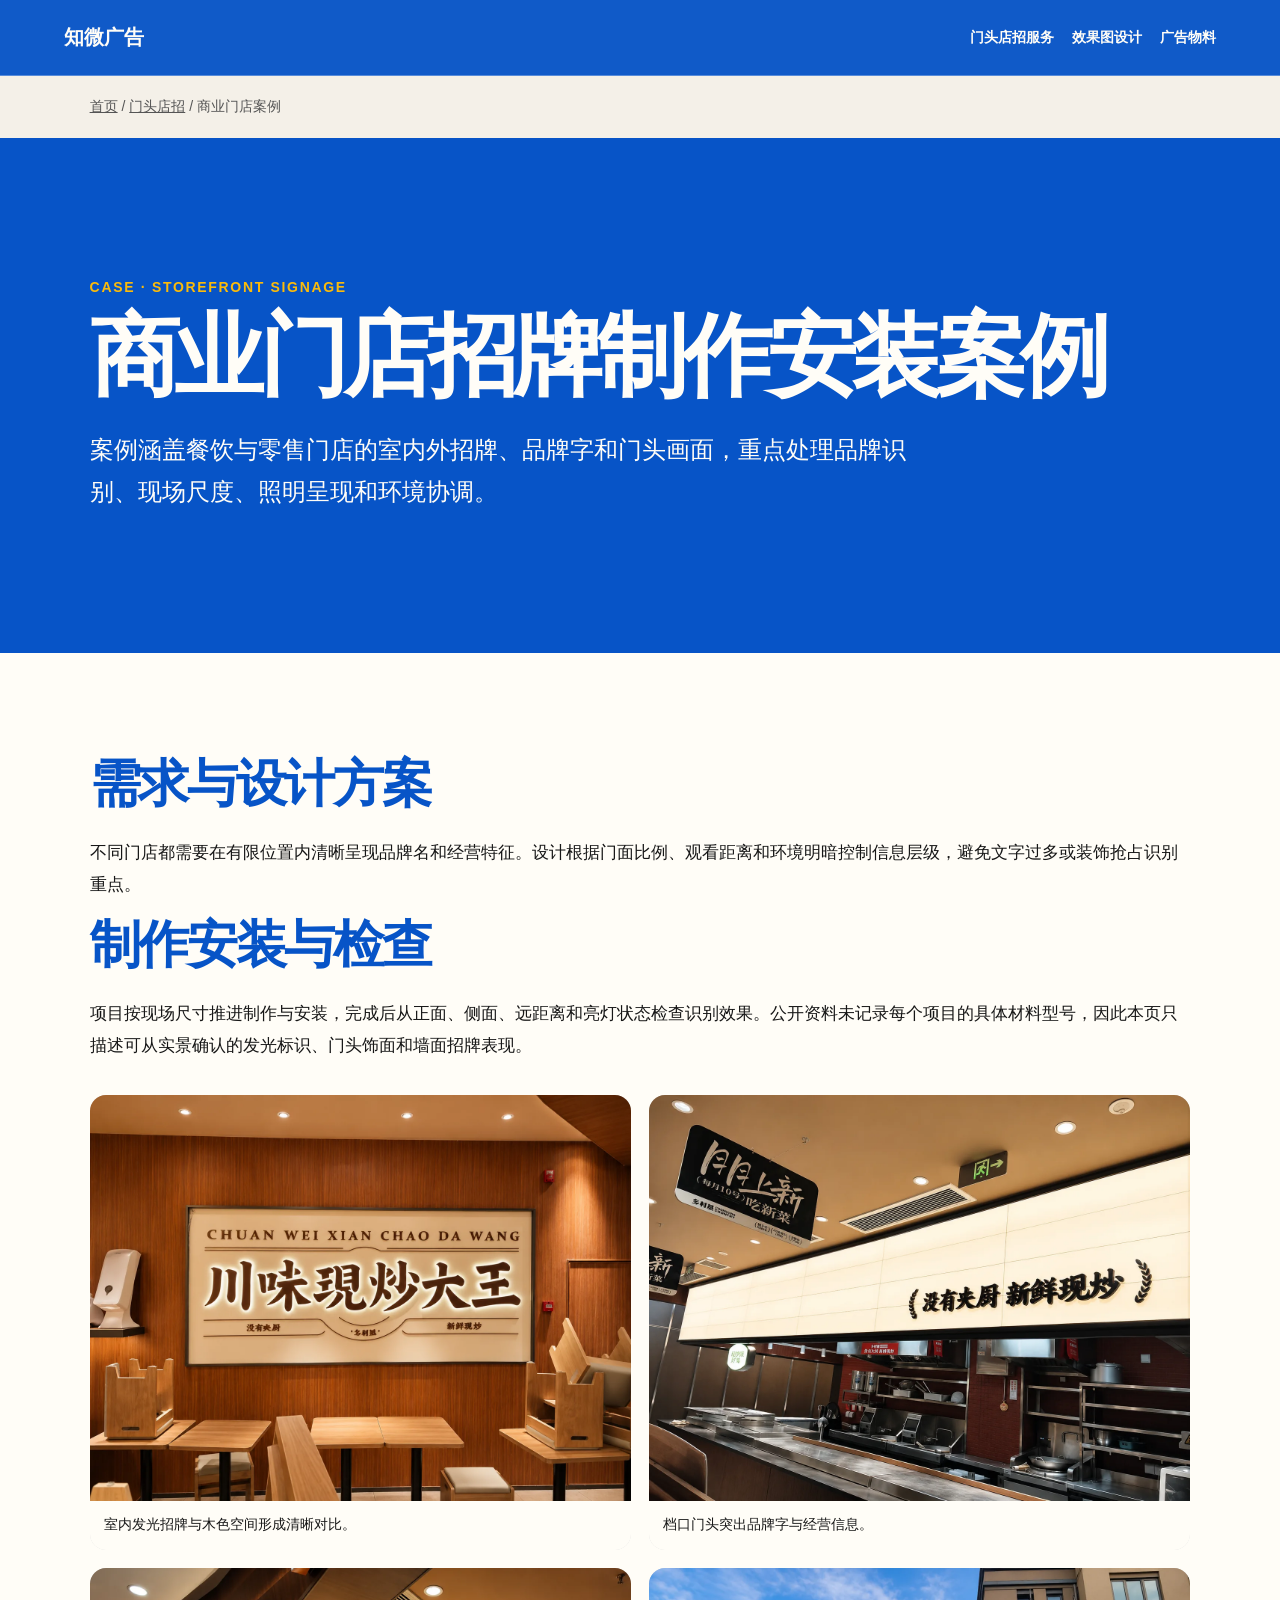
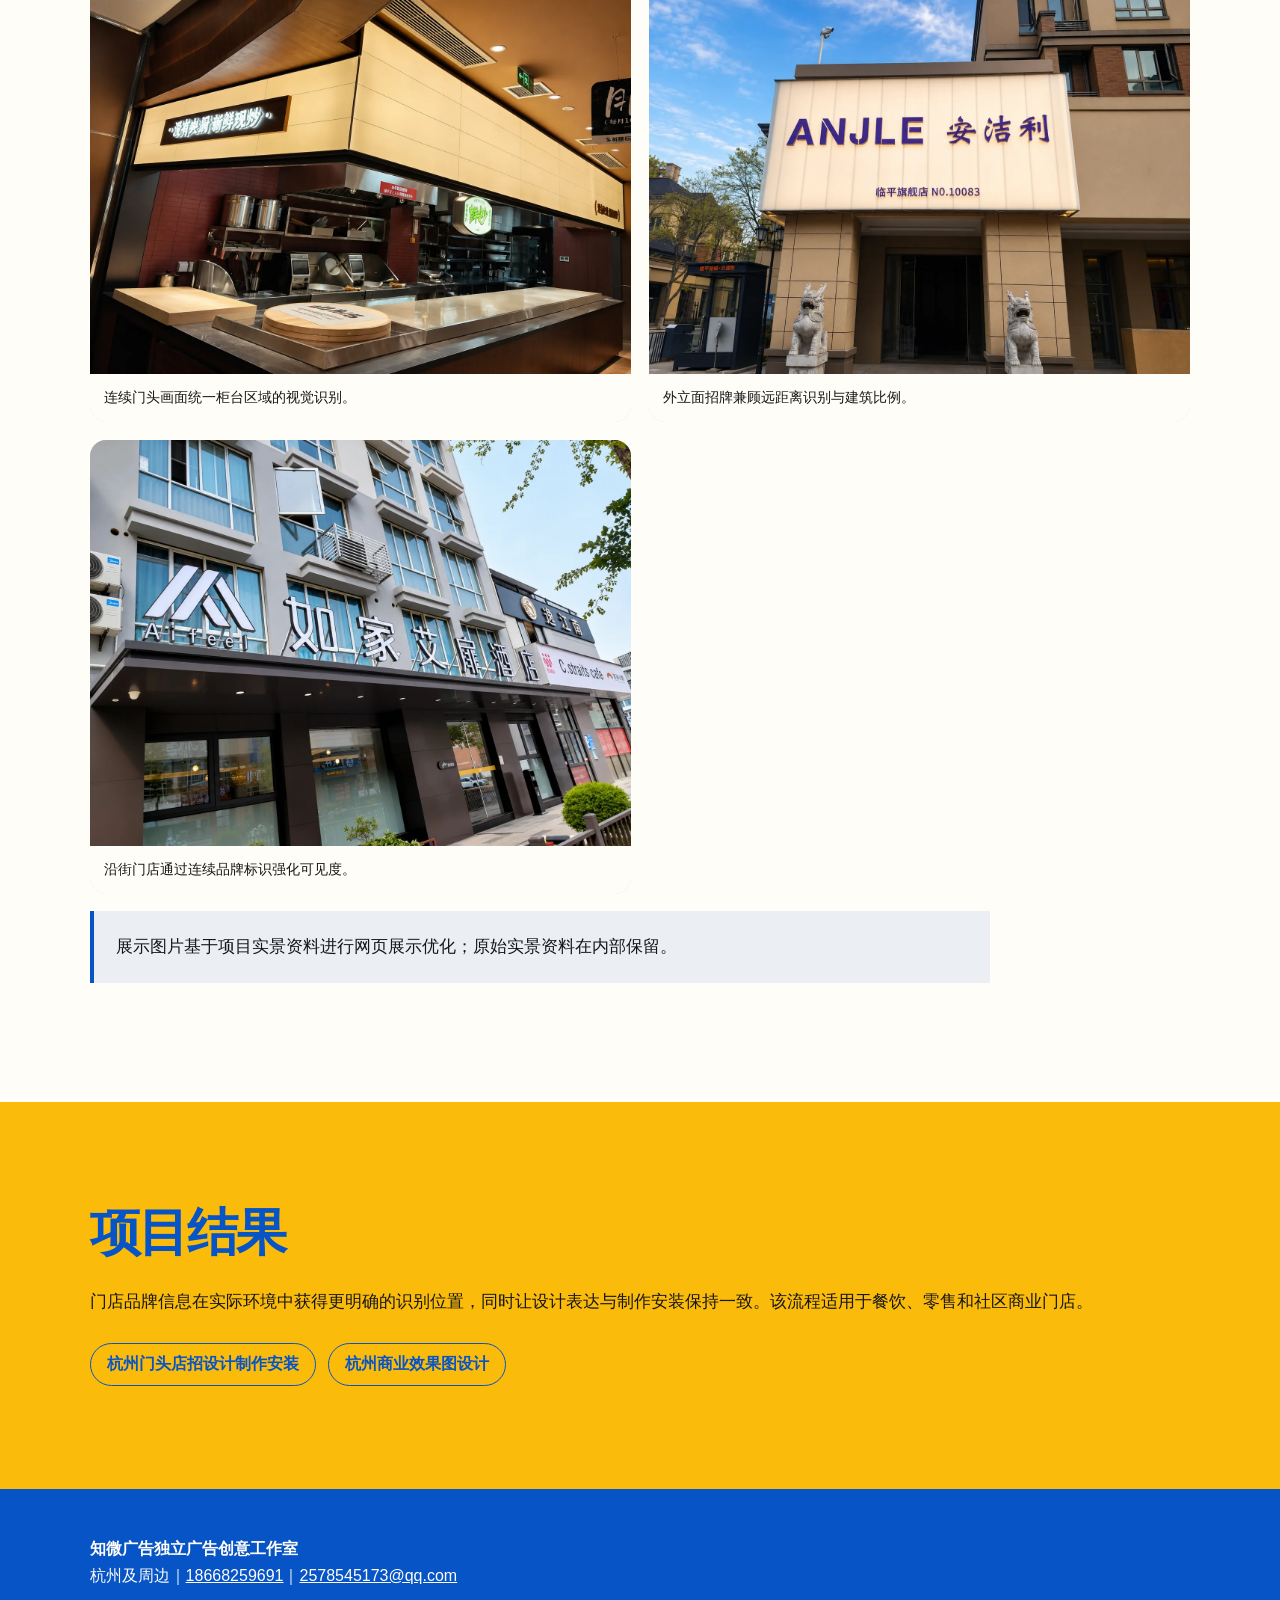
<file: case/hangzhou-storefront-signage/index.html>
<!doctype html>
<html lang="zh-CN">
<head>
  <meta charset="UTF-8"><meta name="viewport" content="width=device-width, initial-scale=1.0">
  <title>杭州商业门店招牌制作安装案例｜知微广告</title>
  <meta name="description" content="知微广告杭州及周边商业门店招牌案例，展示餐饮与零售门店的发光标识、门头画面和现场安装效果。">
  <link rel="canonical" href="https://www.zhiweiguanggao.cn/case/hangzhou-storefront-signage/">
  <meta property="og:type" content="article"><meta property="og:title" content="杭州商业门店招牌制作安装案例｜知微广告"><meta property="og:description" content="餐饮与零售门店的门头、发光标识和现场呈现实景。"><meta property="og:url" content="https://www.zhiweiguanggao.cn/case/hangzhou-storefront-signage/"><meta property="og:image" content="https://www.zhiweiguanggao.cn/assets/geo/storefront-signage-02.webp">
  <link rel="stylesheet" href="../../assets/geo.css">
  <script type="application/ld+json">{"@context":"https://schema.org","@type":"Article","headline":"杭州商业门店招牌制作安装案例","description":"餐饮与零售门店的门头、发光标识和现场呈现实景。","author":{"@type":"Organization","@id":"https://www.zhiweiguanggao.cn/#organization","name":"知微广告"},"publisher":{"@type":"Organization","@id":"https://www.zhiweiguanggao.cn/#organization","name":"知微广告"},"mainEntityOfPage":"https://www.zhiweiguanggao.cn/case/hangzhou-storefront-signage/","image":[{"@type":"ImageObject","contentUrl":"https://www.zhiweiguanggao.cn/assets/geo/storefront-signage-01.webp","caption":"餐饮门店室内发光招牌实景"},{"@type":"ImageObject","contentUrl":"https://www.zhiweiguanggao.cn/assets/geo/storefront-signage-02.webp","caption":"餐饮档口门头发光标识实景"}]}</script>
</head>
<body>
  <header class="site-header"><a class="site-logo" href="../../">知微广告</a><nav class="site-nav" aria-label="主导航"><a href="../../hangzhou-storefront-signage/">门头店招服务</a><a href="../../hangzhou-rendering-design/">效果图设计</a><a href="../../hangzhou-ad-materials/">广告物料</a></nav></header>
  <div class="breadcrumbs"><a href="../../">首页</a> / <a href="../../hangzhou-storefront-signage/">门头店招</a> / 商业门店案例</div>
  <main>
    <section class="hero"><p class="eyebrow">Case · Storefront Signage</p><h1>商业门店招牌制作安装案例</h1><p class="lead">案例涵盖餐饮与零售门店的室内外招牌、品牌字和门头画面，重点处理品牌识别、现场尺度、照明呈现和环境协调。</p></section>
    <section class="section white"><h2>需求与设计方案</h2><p>不同门店都需要在有限位置内清晰呈现品牌名和经营特征。设计根据门面比例、观看距离和环境明暗控制信息层级，避免文字过多或装饰抢占识别重点。</p><h2>制作安装与检查</h2><p>项目按现场尺寸推进制作与安装，完成后从正面、侧面、远距离和亮灯状态检查识别效果。公开资料未记录每个项目的具体材料型号，因此本页只描述可从实景确认的发光标识、门头饰面和墙面招牌表现。</p><div class="gallery"><figure><img src="../../assets/geo/storefront-signage-01.webp" alt="餐饮门店室内发光招牌实景"><figcaption>室内发光招牌与木色空间形成清晰对比。</figcaption></figure><figure><img src="../../assets/geo/storefront-signage-02.webp" alt="餐饮档口门头发光标识实景" loading="lazy"><figcaption>档口门头突出品牌字与经营信息。</figcaption></figure><figure><img src="../../assets/geo/storefront-signage-03.webp" alt="餐饮门店连续门头画面实景" loading="lazy"><figcaption>连续门头画面统一柜台区域的视觉识别。</figcaption></figure><figure><img src="../../assets/geo/storefront-signage-04.webp" alt="零售门店外立面招牌实景" loading="lazy"><figcaption>外立面招牌兼顾远距离识别与建筑比例。</figcaption></figure><figure><img src="../../assets/geo/storefront-signage-05.webp" alt="沿街商业门店门头招牌实景" loading="lazy"><figcaption>沿街门店通过连续品牌标识强化可见度。</figcaption></figure></div><p class="note">展示图片基于项目实景资料进行网页展示优化；原始实景资料在内部保留。</p></section>
    <section class="section yellow"><h2>项目结果</h2><p>门店品牌信息在实际环境中获得更明确的识别位置，同时让设计表达与制作安装保持一致。该流程适用于餐饮、零售和社区商业门店。</p><div class="related"><a href="../../hangzhou-storefront-signage/">杭州门头店招设计制作安装</a><a href="../../hangzhou-rendering-design/">杭州商业效果图设计</a></div></section>
  </main>
  <footer class="site-footer"><p><strong>知微广告独立广告创意工作室</strong></p><p>杭州及周边｜<a href="tel:18668259691">18668259691</a>｜<a href="mailto:2578545173@qq.com">2578545173@qq.com</a></p></footer>
</body>
</html>
</file>
<file: assets/geo.css>
:root {
  --blue: #0754c7;
  --yellow: #fbbb0a;
  --paper: #f4f0e8;
  --ink: #171717;
  --white: #fffdf7;
}

* { box-sizing: border-box; }

html { scroll-behavior: smooth; }

body {
  margin: 0;
  min-width: 320px;
  color: var(--ink);
  background: var(--paper);
  font-family: "Microsoft YaHei", "PingFang SC", Arial, sans-serif;
}

a { color: inherit; }

img {
  display: block;
  width: 100%;
  height: auto;
}

.site-header {
  position: sticky;
  top: 0;
  z-index: 10;
  display: flex;
  align-items: center;
  justify-content: space-between;
  gap: 24px;
  min-height: 76px;
  padding: 14px clamp(20px, 5vw, 72px);
  color: var(--white);
  background: rgba(7, 84, 199, .96);
  border-bottom: 1px solid rgba(255, 255, 255, .3);
}

.site-logo {
  font-size: 20px;
  font-weight: 800;
  text-decoration: none;
}

.site-nav {
  display: flex;
  flex-wrap: wrap;
  justify-content: flex-end;
  gap: 18px;
  font-size: 14px;
  font-weight: 700;
}

.site-nav a { text-decoration: none; }

.hero {
  padding: clamp(72px, 11vw, 150px) clamp(20px, 7vw, 110px);
  color: var(--white);
  background: var(--blue);
}

.eyebrow {
  margin: 0 0 18px;
  color: var(--yellow);
  font-size: 14px;
  font-weight: 800;
  letter-spacing: .12em;
  text-transform: uppercase;
}

h1 {
  max-width: 1100px;
  margin: 0;
  font-size: clamp(42px, 7vw, 102px);
  line-height: .98;
  letter-spacing: -.06em;
}

.lead {
  max-width: 820px;
  margin: 28px 0 0;
  font-size: clamp(17px, 2vw, 24px);
  line-height: 1.75;
}

.actions {
  display: flex;
  flex-wrap: wrap;
  gap: 14px;
  margin-top: 34px;
}

.button {
  display: inline-flex;
  align-items: center;
  justify-content: center;
  min-height: 48px;
  padding: 12px 22px;
  border: 1px solid currentColor;
  border-radius: 999px;
  font-weight: 800;
  text-decoration: none;
}

.button.primary {
  color: var(--blue);
  background: var(--yellow);
  border-color: var(--yellow);
}

.section {
  padding: clamp(56px, 8vw, 110px) clamp(20px, 7vw, 110px);
}

.section.white { background: var(--white); }
.section.yellow { background: var(--yellow); }

.section h2 {
  max-width: 900px;
  margin: 0 0 26px;
  color: var(--blue);
  font-size: clamp(30px, 4vw, 58px);
  line-height: 1.08;
  letter-spacing: -.045em;
}

.section p,
.section li {
  font-size: 17px;
  line-height: 1.85;
}

.grid {
  display: grid;
  grid-template-columns: repeat(3, minmax(0, 1fr));
  gap: 22px;
  margin-top: 38px;
}

.card {
  padding: 28px;
  background: var(--white);
  border: 1px solid rgba(23, 23, 23, .16);
  border-radius: 18px;
}

.card h3 {
  margin: 0 0 12px;
  color: var(--blue);
  font-size: 23px;
}

.card p { margin: 0; }

.detail-list {
  display: grid;
  grid-template-columns: repeat(2, minmax(0, 1fr));
  gap: 0 40px;
  max-width: 960px;
  padding-left: 22px;
}

.gallery {
  display: grid;
  grid-template-columns: repeat(2, minmax(0, 1fr));
  gap: 18px;
  margin-top: 34px;
}

.gallery figure {
  margin: 0;
  overflow: hidden;
  background: #ddd;
  border-radius: 16px;
}

.gallery img {
  aspect-ratio: 4 / 3;
  object-fit: cover;
}

.gallery figcaption {
  padding: 12px 14px 14px;
  background: var(--white);
  font-size: 14px;
  line-height: 1.6;
}

.note {
  max-width: 900px;
  padding: 20px 22px;
  background: rgba(7, 84, 199, .08);
  border-left: 4px solid var(--blue);
}

.breadcrumbs {
  padding: 22px clamp(20px, 7vw, 110px);
  color: #555;
  font-size: 14px;
}

.related {
  display: flex;
  flex-wrap: wrap;
  gap: 12px;
  margin-top: 26px;
}

.related a {
  padding: 10px 16px;
  color: var(--blue);
  border: 1px solid var(--blue);
  border-radius: 999px;
  font-weight: 700;
  text-decoration: none;
}

.site-footer {
  padding: 44px clamp(20px, 7vw, 110px);
  color: var(--white);
  background: var(--blue);
}

.site-footer p { margin: 6px 0; }

@media (max-width: 760px) {
  .site-header { align-items: flex-start; }
  .site-nav { gap: 10px 14px; }
  .grid, .detail-list, .gallery { grid-template-columns: 1fr; }
  .hero { padding-top: 72px; }
}
</file>
